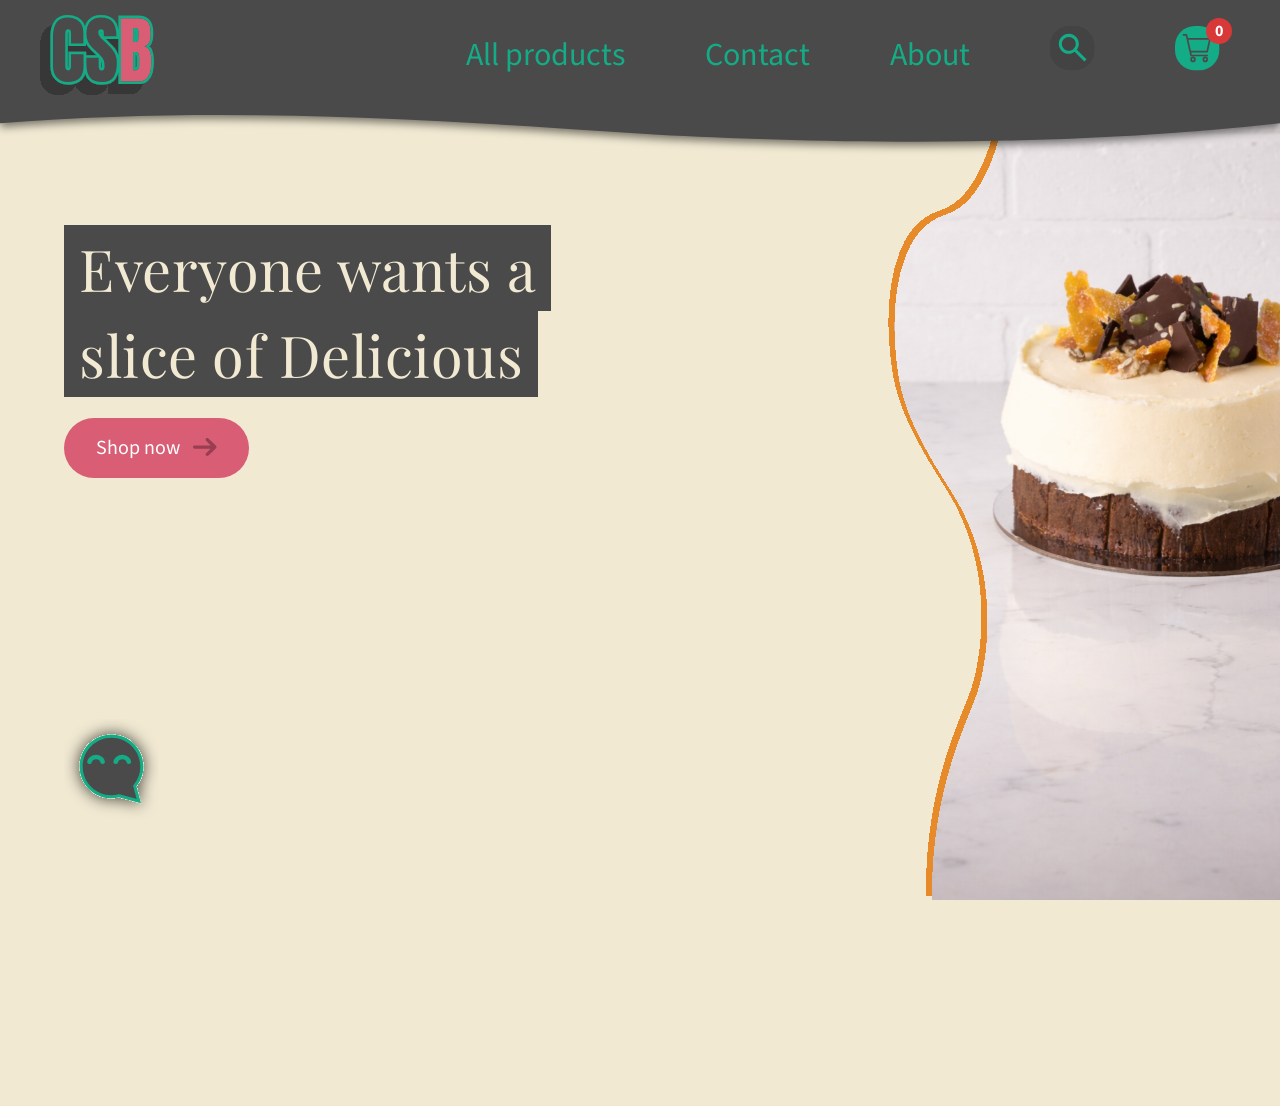
<file: index.html>
<!DOCTYPE html>
<html lang="en" class="home-page">

<head>
    <meta charset="UTF-8">
    <meta name="viewport" content="width=device-width, initial-scale=1.0">
    <link rel="preconnect" href="https://fonts.googleapis.com">
    <link rel="preconnect" href="https://fonts.gstatic.com" crossorigin>
    <link href="https://fonts.googleapis.com/css2?family=Playfair+Display:wght@300;400;700&family=Source+Sans+3:wght@40;600&display=swap" rel="stylesheet">
    <link rel="stylesheet" href="colours.css">
    <link rel="stylesheet" href="styles.css">
    <title> Bakers Melbourne | Wholesale Bakery | Gourmet Cakes Supplier - Cremorne Street Bakers </title>
</head>

<body class="home-page">
    <div id="cartNotification" class="cart-notification-banner">
        <div class="notification-content">
            <img src="assets/icons/success-add-tick.svg" alt="Successfully added item/s to cart" class="notification-icon">
            <span id="notificationText">Item added to Cart!</span>
        </div>
    </div>
    <nav>
        <div class="nav-content">
            <a href="home.html"><img src="assets/images/CSB.svg" alt="Cremorne Street Bakers" class="nav-logo"></a>
            <div class="nav-items">
                <div class="nav-links">
                    <ul>
                        <li><a href="all_products.html">All products</a></li>
                        <li><a href="contact.html">Contact</a></li>
                        <li><a href="about.html">About</a></li>
                    </ul>
                </div>
                <a href="search.html" class="nav-icon" aria-label="Search"><img src="assets/icons/search-nav-icon.svg" alt=""></a>
                <a href="cart.html" class="nav-icon" aria-label="Shopping cart">
                    <img src="assets/icons/cart-nav-icon.svg" alt="">
                    <span class="cart-badge" data-cart-badge>0</span>
                </a>
            </div>
        </div>
    </nav>
    
    <main class="home-main">
        <section class="hero-container">
            <div class="hero-text-content">
                <h1>Everyone wants a slice of Delicious</h1>
                <a href="search.html" class="btn-shop-now">Shop now <img src="assets/icons/shop-now-arrow.svg" alt=""></a>
            </div>
            <div class="hero-wave-wrapper">
                <img src="assets/images/home-hero.svg" alt="" class="hero-wave-img">
            </div>
        </section>
    </main>

    <button class="cremie-container" id="cremieWidget">
        <img src="assets/icons/just-cremie.svg" alt="Cremie Assistant">
    </button>

    <footer class="home-footer">
        <div class="footer-content">
            <p>© 2026 Cremorne Street Bakers. All rights reserved.</p>
            <div class="footer-links">
                <a href="about.html">Our Story</a>
                <a href="contact.html">Contact Us</a>
            </div>
        </div>
    </footer>

    <script src="script.js"></script>
</body>
</html>
</file>
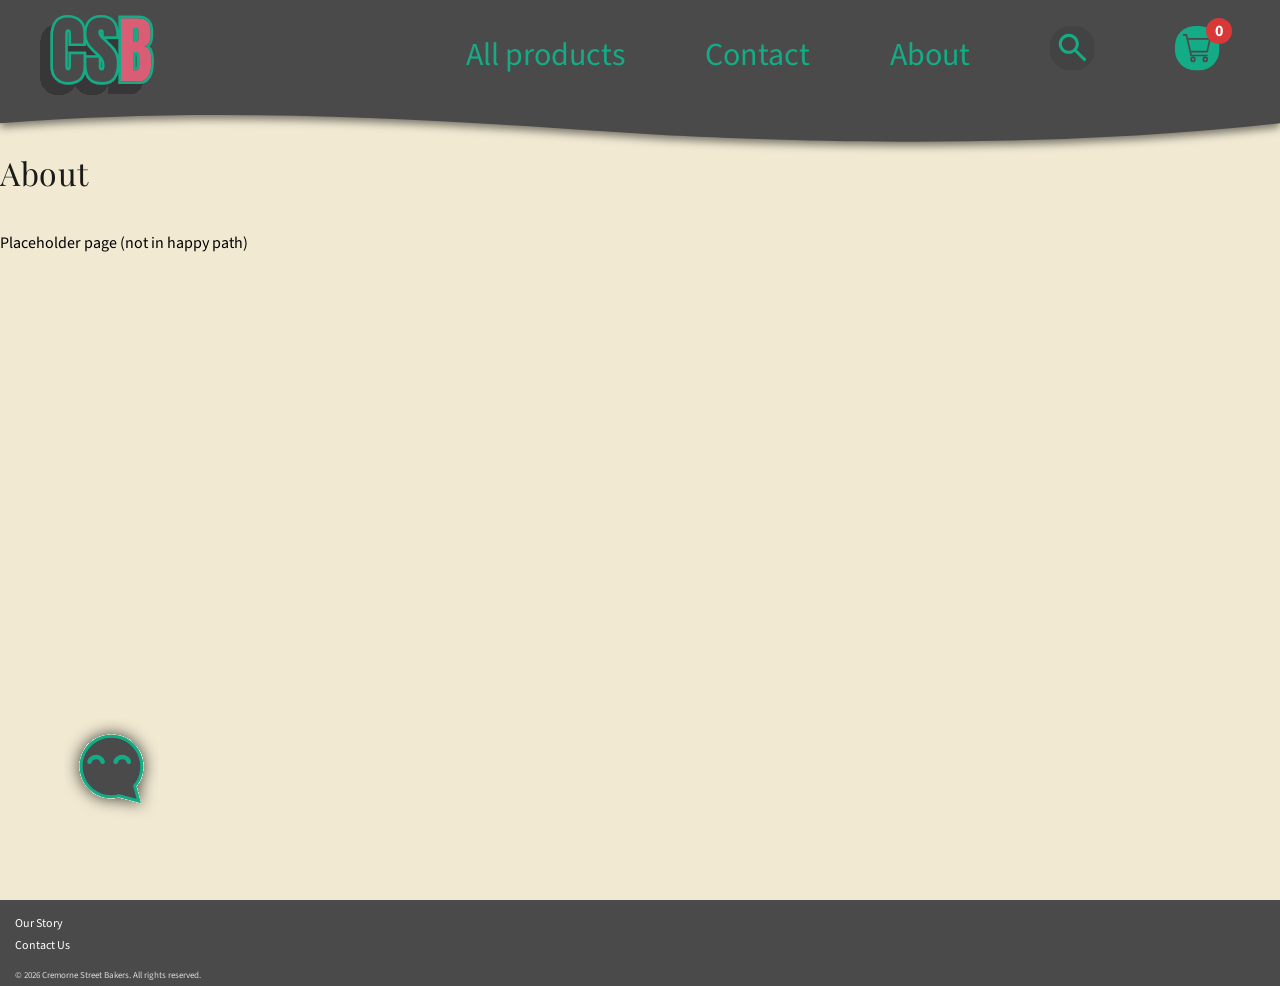
<file: about.html>
<!DOCTYPE html>
<html lang="en">

<head>
    <meta charset="UTF-8">
    <meta name="viewport" content="width=device-width, initial-scale=1.0">
    <link rel="preconnect" href="https://fonts.googleapis.com">
    <link rel="preconnect" href="https://fonts.gstatic.com" crossorigin>
    <link href="https://fonts.googleapis.com/css2?family=Playfair+Display:wght@300;400;700&family=Source+Sans+3:wght@40;600&display=swap" rel="stylesheet">
    <link rel="stylesheet" href="colours.css">
    <link rel="stylesheet" href="styles.css">
    <title>About | Cremorne Street Bakers</title>
</head>

<body>
    <div id="cartNotification" class="cart-notification-banner">
        <div class="notification-content">
            <img src="assets/icons/success-add-tick.svg" alt="Successfully added item/s to cart" class="notification-icon">
            <span id="notificationText">Item added to Cart!</span>
        </div>
    </div>
    
    <nav>
        <div class="nav-content">
            <a href="home.html"><img src="assets/images/CSB.svg" alt="Cremorne Street Bakers" class="nav-logo"></a>
            <div class="nav-items">
                <div class="nav-links">
                    <ul>
                        <li><a href="all_products.html">All products</a></li>
                        <li><a href="contact.html">Contact</a></li>
                        <li><a href="about.html">About</a></li>
                    </ul>
                </div>
                <a href="search.html" class="nav-icon" aria-label="Search"><img src="assets/icons/search-nav-icon.svg" alt=""></a>
                <a href="cart.html" class="nav-icon" aria-label="Shopping cart">
                    <img src="assets/icons/cart-nav-icon.svg" alt="">
                    <span class="cart-badge" data-cart-badge>0</span>
                </a>
            </div>
        </div>
    </nav>

    <main class="placeholder-main">
        <h1>About</h1>
        <p>Placeholder page (not in happy path)</p>
    </main>

    <button class="cremie-container" id="cremieWidget">
        <img src="assets/icons/just-cremie.svg" alt="Cremie Assistant">
    </button>

    <footer class="home-footer">
        <div class="footer-content">
            <p>© 2026 Cremorne Street Bakers. All rights reserved.</p>
            <div class="footer-links">
                <a href="about.html">Our Story</a>
                <a href="contact.html">Contact Us</a>
            </div>
        </div>
    </footer>
        
    <script src="script.js"></script>
</body>
</html>
</file>
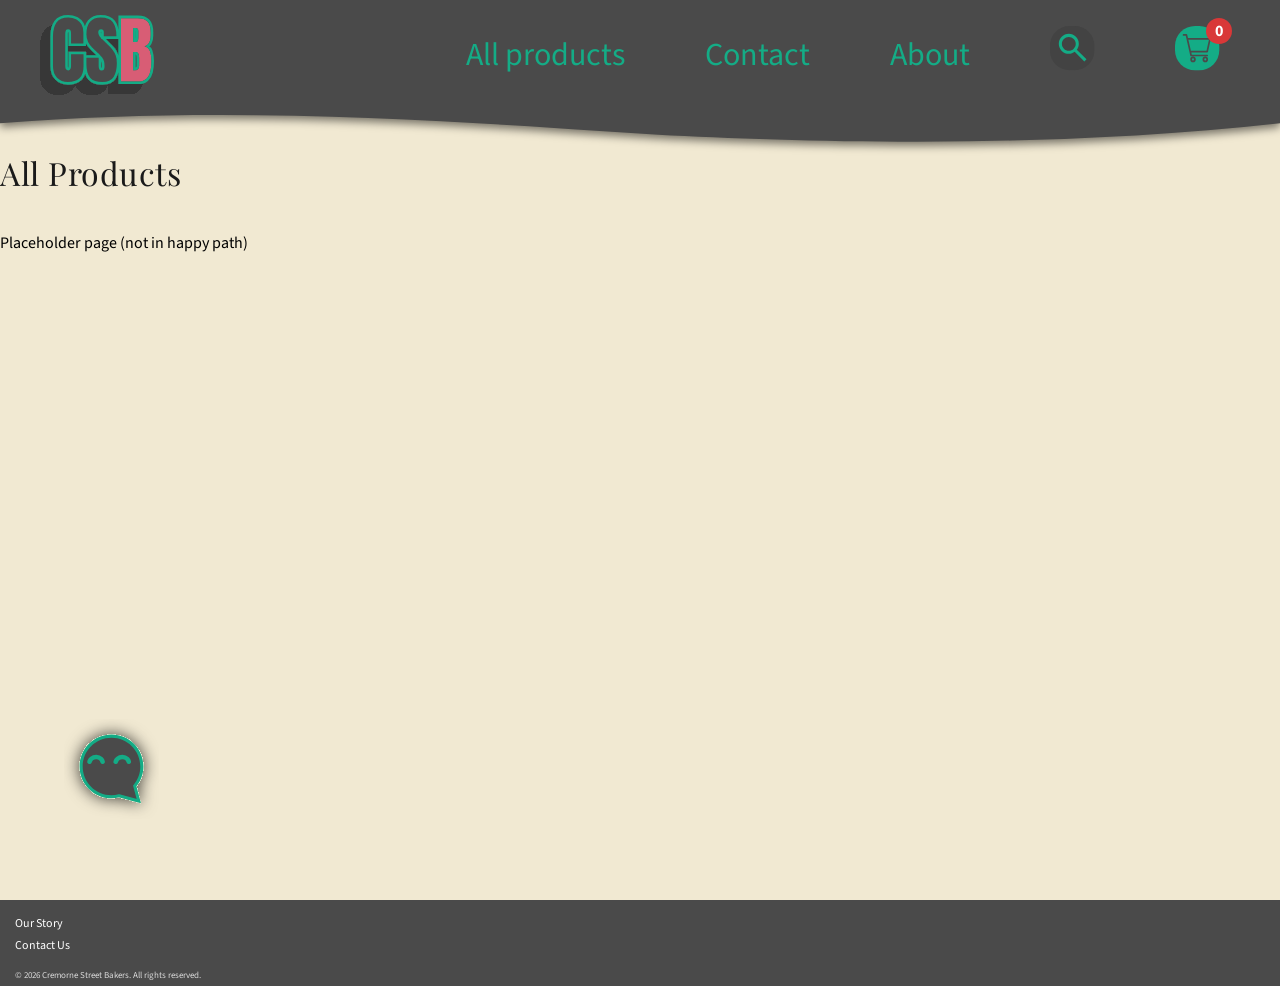
<file: all_products.html>
<!DOCTYPE html>
<html lang="en">

<head>
    <meta charset="UTF-8">
    <meta name="viewport" content="width=device-width, initial-scale=1.0">
    <link rel="preconnect" href="https://fonts.googleapis.com">
    <link rel="preconnect" href="https://fonts.gstatic.com" crossorigin>
    <link href="https://fonts.googleapis.com/css2?family=Playfair+Display:wght@300;400;700&family=Source+Sans+3:wght@40;600&display=swap" rel="stylesheet">
    <link rel="stylesheet" href="colours.css">
    <link rel="stylesheet" href="styles.css">
    <title>All Products | Cremorne Street Bakers</title>
</head>

<body>
    <div id="cartNotification" class="cart-notification-banner">
        <div class="notification-content">
            <img src="assets/icons/success-add-tick.svg" alt="Successfully added item/s to cart" class="notification-icon">
            <span id="notificationText">Item added to Cart!</span>
        </div>
    </div>
    
    <nav>
        <div class="nav-content">
            <a href="home.html"><img src="assets/images/CSB.svg" alt="Cremorne Street Bakers" class="nav-logo"></a>
            <div class="nav-items">
                <div class="nav-links">
                    <ul>
                        <li><a href="all_products.html">All products</a></li>
                        <li><a href="contact.html">Contact</a></li>
                        <li><a href="about.html">About</a></li>
                    </ul>
                </div>
                <a href="search.html" class="nav-icon" aria-label="Search"><img src="assets/icons/search-nav-icon.svg" alt=""></a>
                <a href="cart.html" class="nav-icon" aria-label="Shopping cart">
                    <img src="assets/icons/cart-nav-icon.svg" alt="">
                    <span class="cart-badge" data-cart-badge>0</span>
                </a>
            </div>
        </div>
    </nav>

    <main class="placeholder-main">
        <h1>All Products</h1>
        <p>Placeholder page (not in happy path)</p>
    </main>

    <button class="cremie-container" id="cremieWidget">
        <img src="assets/icons/just-cremie.svg" alt="Cremie Assistant">
    </button>

    <footer class="home-footer">
        <div class="footer-content">
            <p>© 2026 Cremorne Street Bakers. All rights reserved.</p>
            <div class="footer-links">
                <a href="about.html">Our Story</a>
                <a href="contact.html">Contact Us</a>
            </div>
        </div>
    </footer>
        
    <script src="script.js"></script>
</body>
</html>
</file>
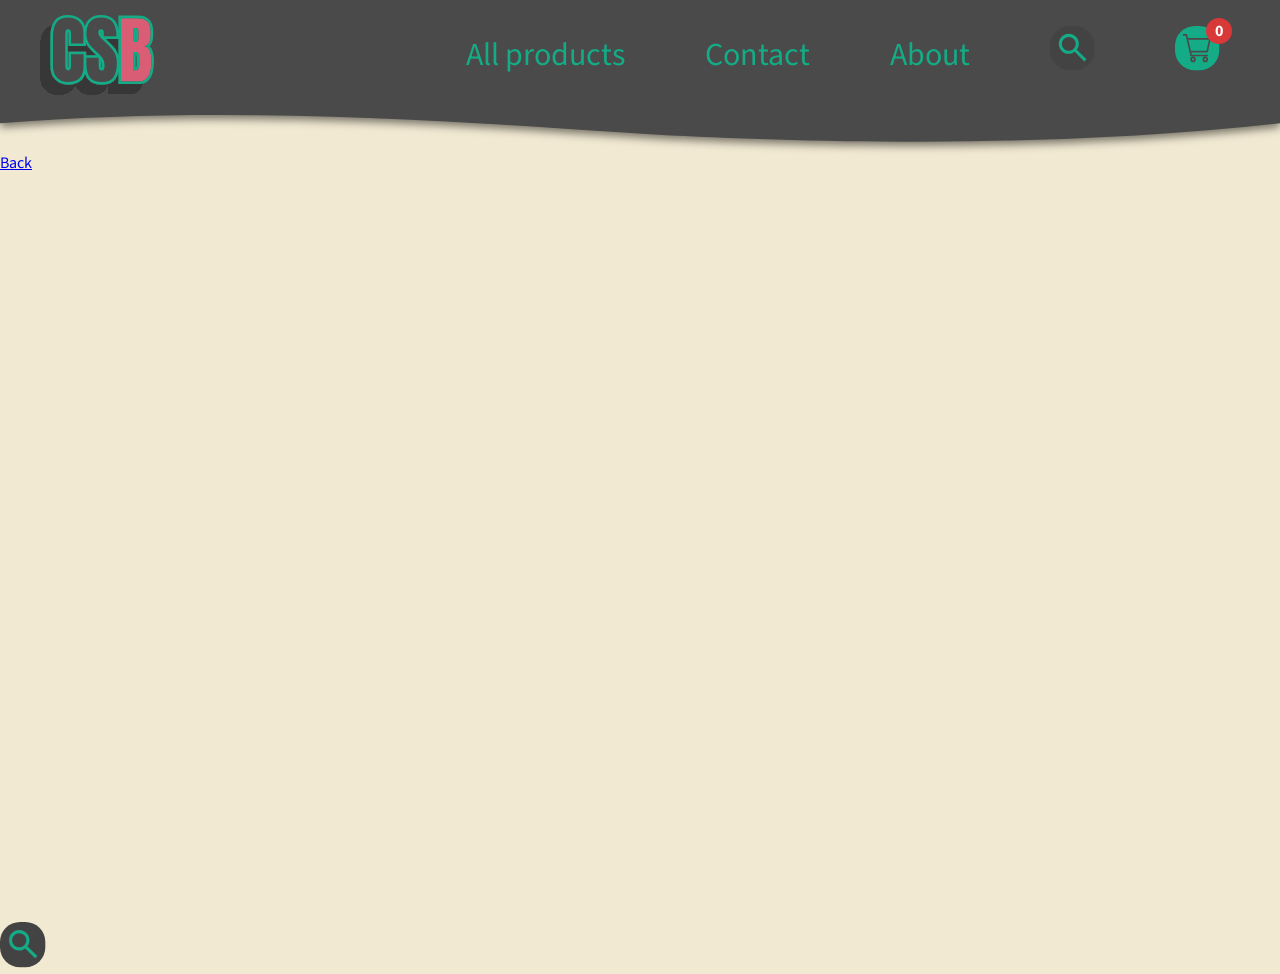
<file: berry_velvet.html>
<!DOCTYPE html>
<html lang="en">

<head>
    <meta charset="UTF-8">
    <meta name="viewport" content="width=device-width, initial-scale=1.0">
    <!-- fonts used in css -->
    <link rel="preconnect" href="https://fonts.googleapis.com">
    <link rel="preconnect" href="https://fonts.gstatic.com" crossorigin>
    <link href="https://fonts.googleapis.com/css2?family=Playfair+Display:wght@300;400;700&family=Source+Sans+3:wght@40;600&display=swap" rel="stylesheet">
    <link rel="stylesheet" href="colours.css">
    <link rel="stylesheet" href="styles.css">
    <title>Product | Cremorne Street Bakers</title>
</head>

<body>
    <nav>
        <div class="nav-content">
            <!-- logo is different alignment from other nav items, so separated -->
            <a href="home.html"><img src="assets/images/CSB.svg" alt="Cremorne Street Bakers" class="nav-logo"></a>
            <div class="nav-items">
                <div class="nav-links">
                    <ul>
                        <li><a href="all_products.html">All products</a></li>
                        <li><a href="contact.html">Contact</a></li>
                        <li><a href="about.html">About</a></li>
                    </ul>
                </div>
                <!-- search icon first -->
                <a href="search.html" class="nav-icon" aria-label="Search"><img src="assets/icons/search-nav-icon.svg" alt=""></a>
                <!-- cart icon on the very right -->
                <a href="cart.html" class="nav-icon" aria-label="Shopping cart">
                    <img src="assets/icons/cart-nav-icon.svg" alt="">
                    <span class="cart-badge" data-cart-badge>0</span>
                </a>
            </div>
        </div>
    </nav>

    <div class="announcement-bar">Shipping available up to 20 kms from our Cremorne bakery.</div>

    <main class="product-page">
        <div class="back-row">
            <a href="search.html">Back</a>
        </div>
        <div id="productPageRoot"></div>
    </main>

    <a href="home.html#cremie" class="cremie-fab" aria-label="Ask Cremie">
        <img src="assets/icons/search-nav-icon.svg" alt="">
    </a>

    <script src="script.js"></script>
</body>

</html>
</file>
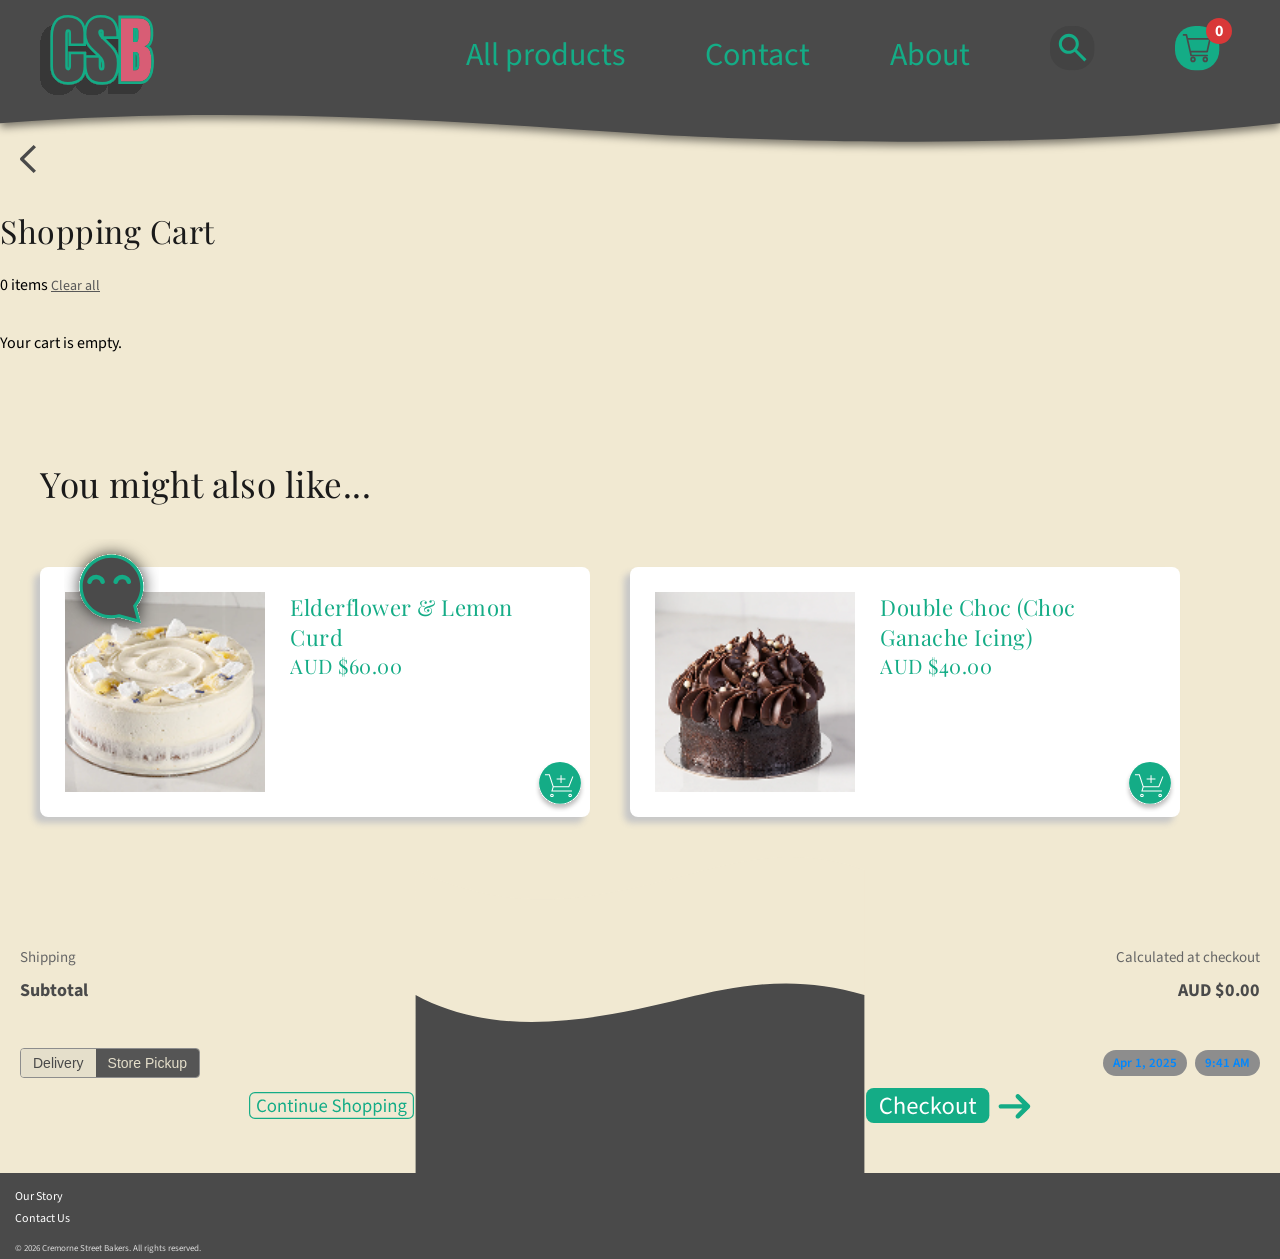
<file: cart.html>
<!DOCTYPE html>
<html lang="en">

<head>
    <meta charset="UTF-8">
    <meta name="viewport" content="width=device-width, initial-scale=1.0">
    <link rel="preconnect" href="https://fonts.googleapis.com">
    <link rel="preconnect" href="https://fonts.gstatic.com" crossorigin>
    <link href="https://fonts.googleapis.com/css2?family=Playfair+Display:wght@300;400;700&family=Source+Sans+3:wght@40;600&display=swap" rel="stylesheet">
    <link rel="stylesheet" href="colours.css">
    <link rel="stylesheet" href="styles.css">
    <title>Cart | Cremorne Street Bakers</title>
</head>

<body class="cart-page">
    <nav>
        <div class="nav-content">
            <a href="home.html"><img src="assets/images/CSB.svg" alt="Cremorne Street Bakers" class="nav-logo"></a>
            <div class="nav-items">
                <div class="nav-links">
                    <ul>
                        <li><a href="all_products.html">All products</a></li>
                        <li><a href="contact.html">Contact</a></li>
                        <li><a href="about.html">About</a></li>
                    </ul>
                </div>
                <a href="search.html" class="nav-icon" aria-label="Search"><img src="assets/icons/search-nav-icon.svg" alt=""></a>
                <a href="cart.html" class="nav-icon" aria-label="Shopping cart">
                    <img src="assets/icons/cart-nav-icon.svg" alt="">
                    <span class="cart-badge" data-cart-badge>0</span>
                </a>
            </div>
        </div>
    </nav>

    <main class="cart-page">
        <a href="search.html" class="back-link"><img src="assets/icons/back-button.svg" alt="Go back"></a>

        <div class="cart-container">
            <h1 class="font-serif cart-main-title">Shopping Cart</h1>
            
            <div class="cart-header-status">
                <span id="cartCountHeader">0 item(s)</span>
                <button type="button" id="clearCartButton" class="btn-edit-clear">Clear all</button>
            </div>

            <p id="cartEmpty" class="product-page-desc" style="padding: 20px 0;">Your cart is empty.</p>

            <div id="cartItemsList" class="cart-items-container"></div>
        </div>

        <section class="product-preview">
            <h2>You might also like...</h2>
            <div class="product-grid" id="checkoutRecommendations">
                </div>
        </section>

        <div class="cart-footer-wave u-hidden" id="cartSummary">
            <div class="footer-wave-content">
                <div class="summary-line">
                    <span>Shipping</span>
                    <span class="text-right">Calculated at checkout</span>
                </div>
                <hr class="summary-divider">
                <div class="summary-line subtotal-row">
                    <strong>Subtotal</strong>
                    <strong id="cartSubtotal" class="text-right">AUD $0.00</strong>
                </div>
            </div>

            <div class="fulfillment-panel">
                <div class="fulfillment-row">
                    <div class="toggle-group">
                        <button type="button" class="toggle-btn" id="btnDelivery">Delivery</button>
                        <button type="button" class="toggle-btn active" id="btnStorePickup">Store Pickup</button>
                    </div>
                    
                    <div class="datetime-pills">
                        <span class="datetime-pill">Apr 1, 2025</span>
                        <span class="datetime-pill">9:41 AM</span>
                    </div>
                </div>

                <div class="cart-nav-actions">
                    <a href="search.html" class="btn-continue-shopping">
                        <img src="assets/icons/cont-shopping-button.svg" alt="Continue Shopping">
                    </a>
                    <a href="checkout.html" class="btn-checkout-forward">
                        <img src="assets/icons/checkout-button.svg" alt="Checkout">
                    </a>
                </div>
            </div>
        </div>
    </main>

    <button class="cremie-container" id="cremieWidget">
        <img src="assets/icons/just-cremie.svg" alt="Cremie Assistant">
    </button>

    <footer class="home-footer">
        <div class="footer-content">
            <p>© 2026 Cremorne Street Bakers. All rights reserved.</p>
            <div class="footer-links">
                <a href="about.html">Our Story</a>
                <a href="contact.html">Contact Us</a>
            </div>
        </div>
    </footer>

    <script src="script.js"></script>
</body>

</html>
</file>
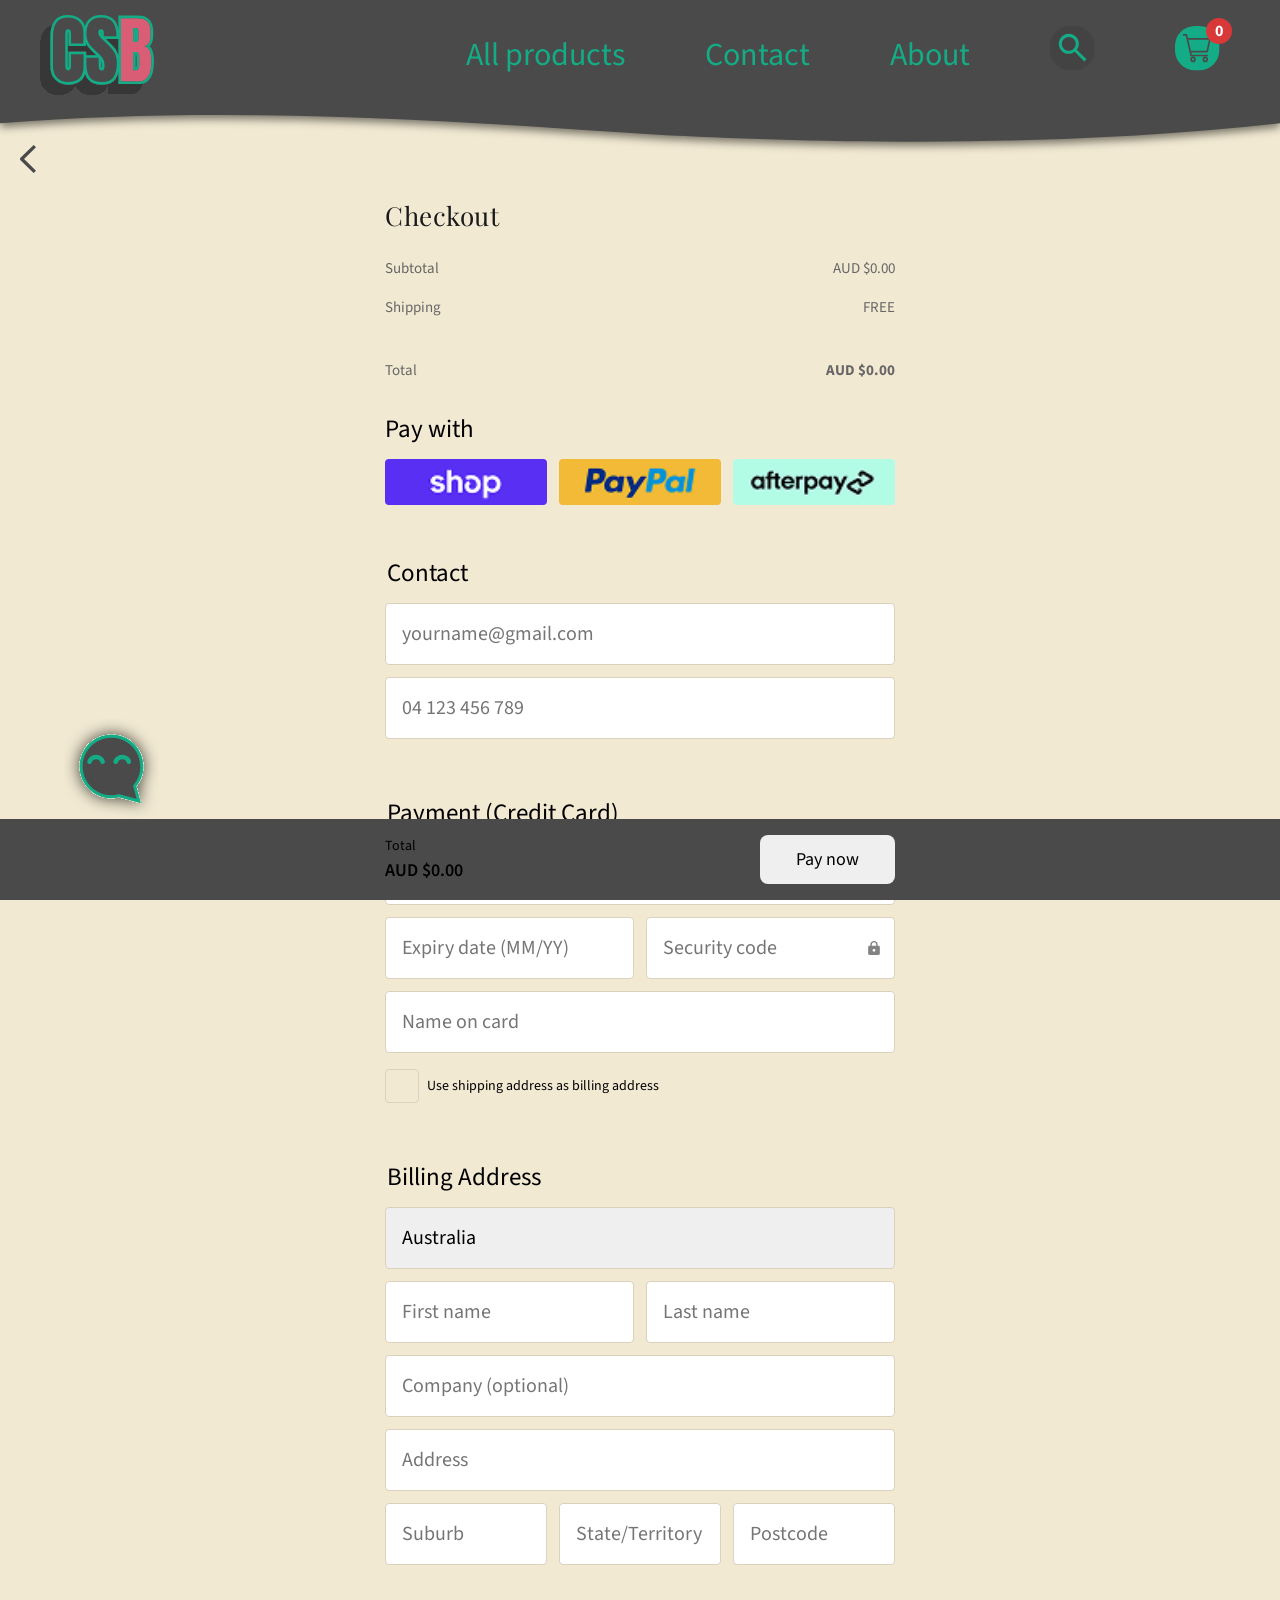
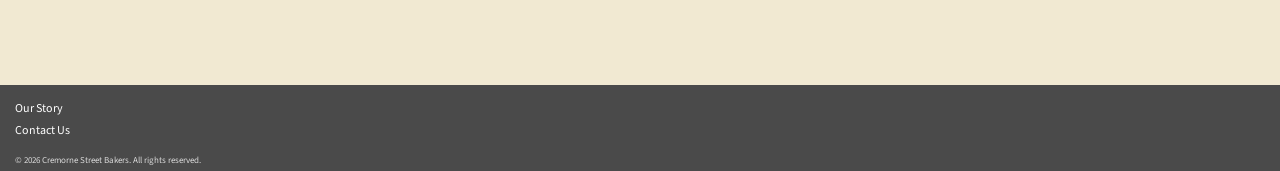
<file: checkout.html>
<!DOCTYPE html>
<html lang="en">
<head>
    <meta charset="UTF-8">
    <meta name="viewport" content="width=device-width, initial-scale=1.0">
    <link rel="preconnect" href="https://fonts.googleapis.com">
    <link rel="preconnect" href="https://fonts.gstatic.com" crossorigin>
    <link href="https://fonts.googleapis.com/css2?family=Playfair+Display:wght@300;400;700&family=Source+Sans+3:wght@400;600&display=swap" rel="stylesheet">
    <link rel="stylesheet" href="colours.css">
    <link rel="stylesheet" href="styles.css">
    <title>Checkout | Cremorne Street Bakers</title>
</head>
<body>
    <nav>
        <div class="nav-content">
            <a href="home.html"><img src="assets/images/CSB.svg" alt="Cremorne Street Bakers" class="nav-logo"></a>
            <div class="nav-items">
                <div class="nav-links">
                    <ul>
                        <li><a href="all_products.html">All products</a></li>
                        <li><a href="contact.html">Contact</a></li>
                        <li><a href="about.html">About</a></li>
                    </ul>
                </div>
                <a href="search.html" class="nav-icon" aria-label="Search"><img src="assets/icons/search-nav-icon.svg" alt=""></a>
                <a href="cart.html" class="nav-icon" aria-label="Shopping cart">
                    <img src="assets/icons/cart-nav-icon.svg" alt="">
                    <span class="cart-badge" data-cart-badge>0</span>
                </a>
            </div>
        </div>
    </nav>


    <main class="checkout-page">
        <a href="cart.html" class="back-link"><img src="assets/icons/back-button.svg" alt="Go back"></a>

        <div class="checkout-container">
            <h1 class="checkout-main-title">Checkout</h1>
            
            <section class="checkout-summary-section">
                <div class="summary-line">
                    <span>Subtotal</span>
                    <span id="checkoutSubtotal">AUD $0.00</span>
                </div>
                <div class="summary-line">
                    <span>Shipping</span>
                    <span>FREE</span>
                </div>
                <hr class="checkout-divider">
                <div class="summary-line total-row">
                    <span>Total</span>
                    <strong id="checkoutTotal">AUD $0.00</strong>
                </div>
            </section>

            <section class="express-pay-section">
                <label class="section-label">Pay with</label>
                <div class="express-buttons-grid">
                    <button type="button" class="btn-express btn-shop-pay">
                        <img src="assets/images/shop-pay-logo.png" alt="Shop Pay">
                    </button>
                    <button type="button" class="btn-express btn-paypal">
                        <img src="assets/images/paypal-logo.png" alt="PayPal">
                    </button>
                    <button type="button" class="btn-express btn-afterpay">
                        <img src="assets/images/afterpay-logo.png" alt="Afterpay">
                    </button>
                </div>
            </section>
            
            <hr class="checkout-divider-thick">

            <form class="checkout-form" id="checkoutForm">
                
                <fieldset class="form-section">
                    <legend class="section-label">Contact</legend>
                    <div class="form-group">
                        <input type="email" id="checkoutEmail" required placeholder="yourname@gmail.com">
                    </div>
                    <div class="form-group">
                        <input type="tel" id="checkoutPhone" required pattern="[0-9 ]{8,15}" placeholder="04 123 456 789">
                    </div>
                </fieldset>

                <hr class="checkout-divider">

                <fieldset class="form-section">
                    <legend class="section-label">Payment (Credit Card)</legend>
                    <div class="form-group input-icon-wrap">
                        <input type="text" id="cardNumber" placeholder="4321 0000 1234 5678" maxlength="19">
                        <img src="assets/icons/lock.svg" class="input-lock-icon" alt="">
                    </div>
                    <div class="form-row-split">
                        <div class="form-group">
                            <input type="text" id="cardExpiry" required pattern="(0[1-9]|1[0-2])\/[0-9]{2}" placeholder="Expiry date (MM/YY)">
                        </div>
                        <div class="form-group input-icon-wrap">
                            <input type="text" id="cardCvc" required minlength="3" maxlength="4" pattern="[0-9]{3,4}" placeholder="Security code">
                            <img src="assets/icons/lock.svg" class="input-lock-icon" alt="lock icon">
                        </div>
                    </div>
                    <div class="form-group">
                        <input type="text" id="cardName" required placeholder="Name on card">
                    </div>
                    <div class="form-checkbox-group">
                        <input type="checkbox" id="useShippingAsBilling" checked>
                        <label for="useShippingAsBilling">Use shipping address as billing address</label>
                    </div>
                </fieldset>

                <hr class="checkout-divider">

                <fieldset class="form-section" id="billingAddressSection">
                    <legend class="section-label">Billing Address</legend>
                    <div class="form-group">
                        <select id="billingCountry" name="country">
                            <option value="AU">Australia</option>
                            <option value="NZ">New Zealand</option>
                            <option value="US">United States</option>
                        </select>
                    </div>
                    <div class="form-row-split">
                        <div class="form-group">
                            <input type="text" id="billingFirstName" placeholder="First name">
                        </div>
                        <div class="form-group">
                            <input type="text" id="billingLastName" placeholder="Last name">
                        </div>
                    </div>
                    <div class="form-group">
                        <input type="text" id="billingCompany" placeholder="Company (optional)">
                    </div>
                    <div class="form-group">
                        <input type="text" id="billingAddress" placeholder="Address">
                    </div>
                    <div class="form-row-three-split">
                        <div class="form-group">
                            <input type="text" id="billingSuburb" placeholder="Suburb">
                        </div>
                        <div class="form-group">
                            <input type="text" id="billingState" placeholder="State/Territory">
                        </div>
                        <div class="form-group">
                            <input type="text" id="billingPostcode" placeholder="Postcode">
                        </div>
                    </div>
                </fieldset>

                <div class="checkout-sticky-footer">
                    <div class="sticky-footer-content">
                        <div class="sticky-total-block">
                            <span class="sticky-total-label">Total</span>
                            <span class="sticky-total-price" id="checkoutStickyTotal">AUD $0.00</span>
                        </div>
                        <button type="submit" class="btn-pay-now">Pay now</button>
                    </div>
                </div>
            </form>    
        </div> 
    </main>

    <button class="cremie-container" id="cremieWidget">
        <img src="assets/icons/just-cremie.svg" alt="Cremie Assistant">
    </button>

    <footer class="home-footer">
        <div class="footer-content">
            <p>© 2026 Cremorne Street Bakers. All rights reserved.</p>
            <div class="footer-links">
                <a href="about.html">Our Story</a>
                <a href="contact.html">Contact Us</a>
            </div>
        </div>
    </footer>

    <script src="script.js"></script>
</body>
</html>
</file>
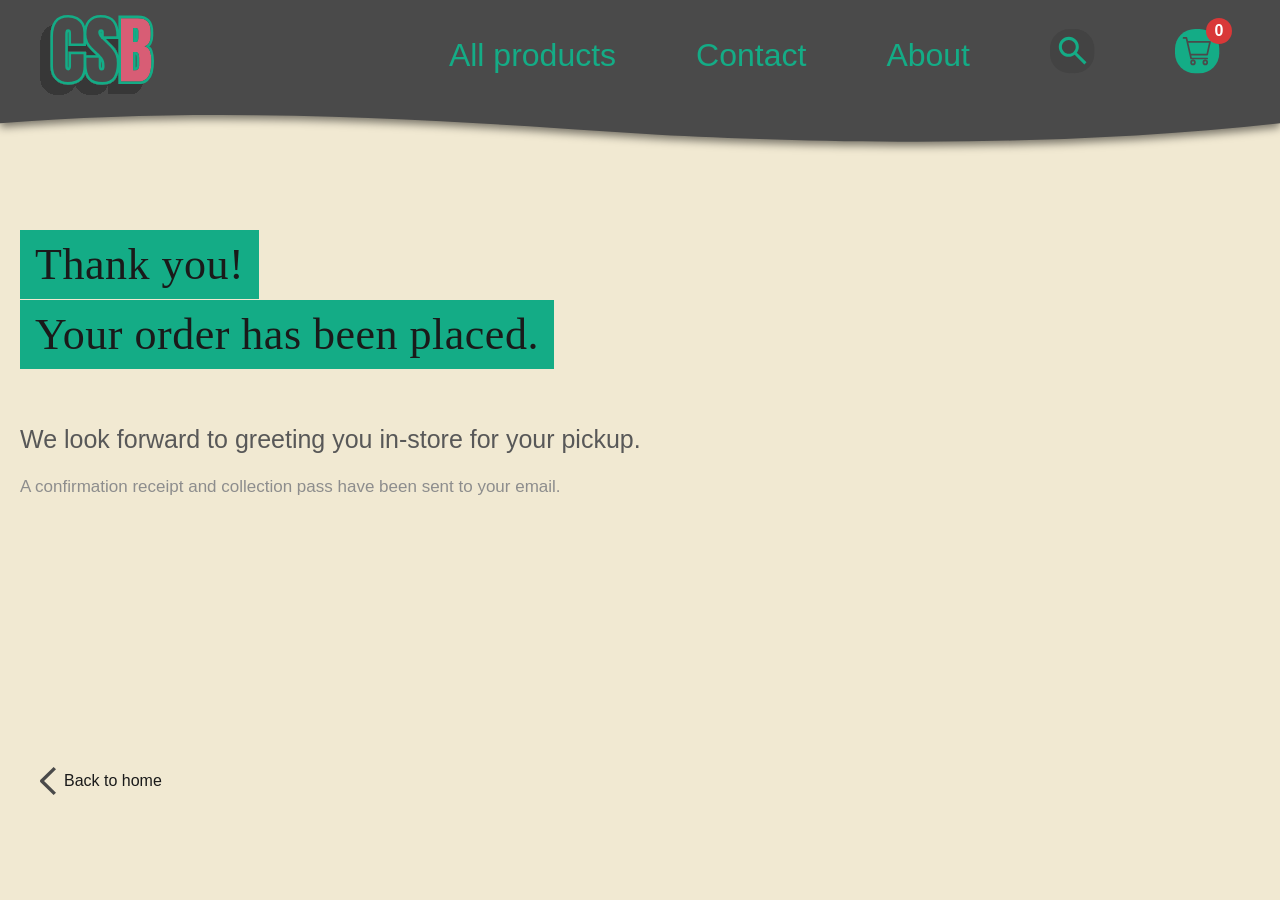
<file: confirm.html>
<!DOCTYPE html>
<html lang="en">
<head>
    <meta charset="UTF-8">
    <meta name="viewport" content="width=device-width, initial-scale=1.0">
    <link rel="stylesheet" href="colours.css">
    <link rel="stylesheet" href="styles.css">
    <title>Order Confirmed | Cremorne Street Bakers</title>
</head>
<body class="confirmation-body">
    <nav>
        <div class="nav-content">
            <a href="home.html"><img src="assets/images/CSB.svg" alt="Cremorne Street Bakers" class="nav-logo"></a>
            <div class="nav-items">
                <div class="nav-links">
                    <ul>
                        <li><a href="all_products.html">All products</a></li>
                        <li><a href="contact.html">Contact</a></li>
                        <li><a href="about.html">About</a></li>
                    </ul>
                </div>
                <a href="search.html" class="nav-icon" aria-label="Search"><img src="assets/icons/search-nav-icon.svg" alt=""></a>
                <a href="cart.html" class="nav-icon" aria-label="Shopping cart">
                    <img src="assets/icons/cart-nav-icon.svg" alt="">
                    <span class="cart-badge" data-cart-badge>0</span>
                </a>
            </div>
        </div>
    </nav>

    <main class="confirmation-main">
        <section class="confirmation-content">
            <h1 class="confirmation-title">Thank you!<br>Your order has been placed.</h1>
            <p class="confirmation-message">We look forward to greeting you in-store for your pickup.</p>
            <p class="confirmation-submessage">A confirmation receipt and collection pass have been sent to your email.</p>
        </section>

        <a href="home.html" class="back-link">
            <img src="assets/icons/back-button.svg" alt="Back arrow icon">
            <span>Back to home</span>
        </a>
    </main>
</body>
</html>
</file>
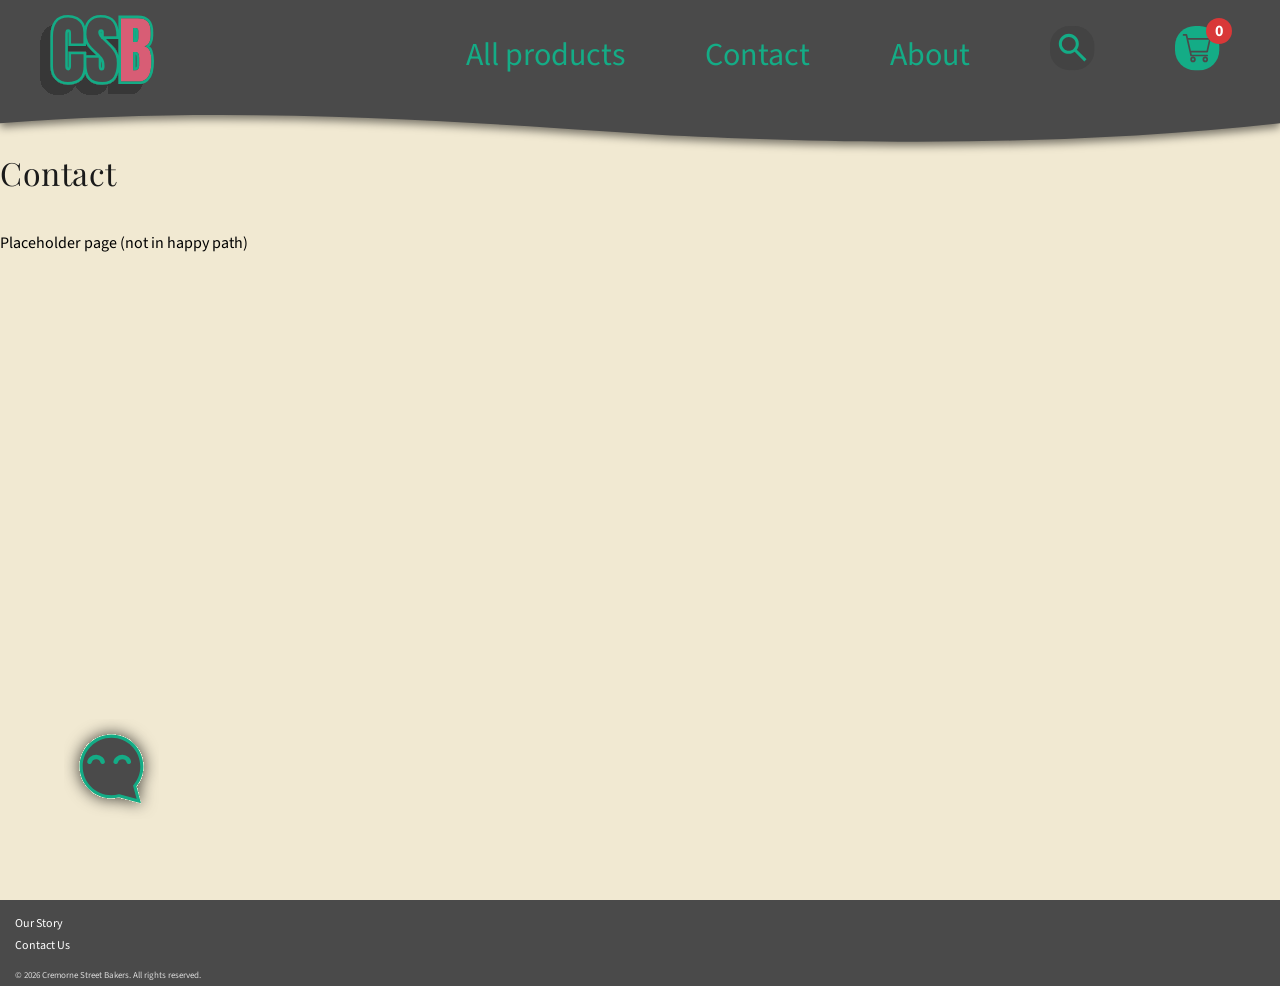
<file: contact.html>
<!DOCTYPE html>
<html lang="en">

<head>
    <meta charset="UTF-8">
    <meta name="viewport" content="width=device-width, initial-scale=1.0">
    <link rel="preconnect" href="https://fonts.googleapis.com">
    <link rel="preconnect" href="https://fonts.gstatic.com" crossorigin>
    <link href="https://fonts.googleapis.com/css2?family=Playfair+Display:wght@300;400;700&family=Source+Sans+3:wght@40;600&display=swap" rel="stylesheet">
    <link rel="stylesheet" href="colours.css">
    <link rel="stylesheet" href="styles.css">
    <title>Contact | Cremorne Street Bakers</title>
</head>

<body>
    <div id="cartNotification" class="cart-notification-banner">
        <div class="notification-content">
            <img src="assets/icons/success-add-tick.svg" alt="Successfully added item/s to cart" class="notification-icon">
            <span id="notificationText">Item added to Cart!</span>
        </div>
    </div>
    
    <nav>
        <div class="nav-content">
            <a href="home.html"><img src="assets/images/CSB.svg" alt="Cremorne Street Bakers" class="nav-logo"></a>
            <div class="nav-items">
                <div class="nav-links">
                    <ul>
                        <li><a href="all_products.html">All products</a></li>
                        <li><a href="contact.html">Contact</a></li>
                        <li><a href="about.html">About</a></li>
                    </ul>
                </div>
                <a href="search.html" class="nav-icon" aria-label="Search"><img src="assets/icons/search-nav-icon.svg" alt=""></a>
                <a href="cart.html" class="nav-icon" aria-label="Shopping cart">
                    <img src="assets/icons/cart-nav-icon.svg" alt="">
                    <span class="cart-badge" data-cart-badge>0</span>
                </a>
            </div>
        </div>
    </nav>

    <main class="placeholder-main">
        <h1>Contact</h1>
        <p>Placeholder page (not in happy path)</p>
    </main>

    <button class="cremie-container" id="cremieWidget">
        <img src="assets/icons/just-cremie.svg" alt="Cremie Assistant">
    </button>

    <footer class="home-footer">
        <div class="footer-content">
            <p>© 2026 Cremorne Street Bakers. All rights reserved.</p>
            <div class="footer-links">
                <a href="about.html">Our Story</a>
                <a href="contact.html">Contact Us</a>
            </div>
        </div>
    </footer>

    <script src="script.js"></script>
</body>

</html>
</file>
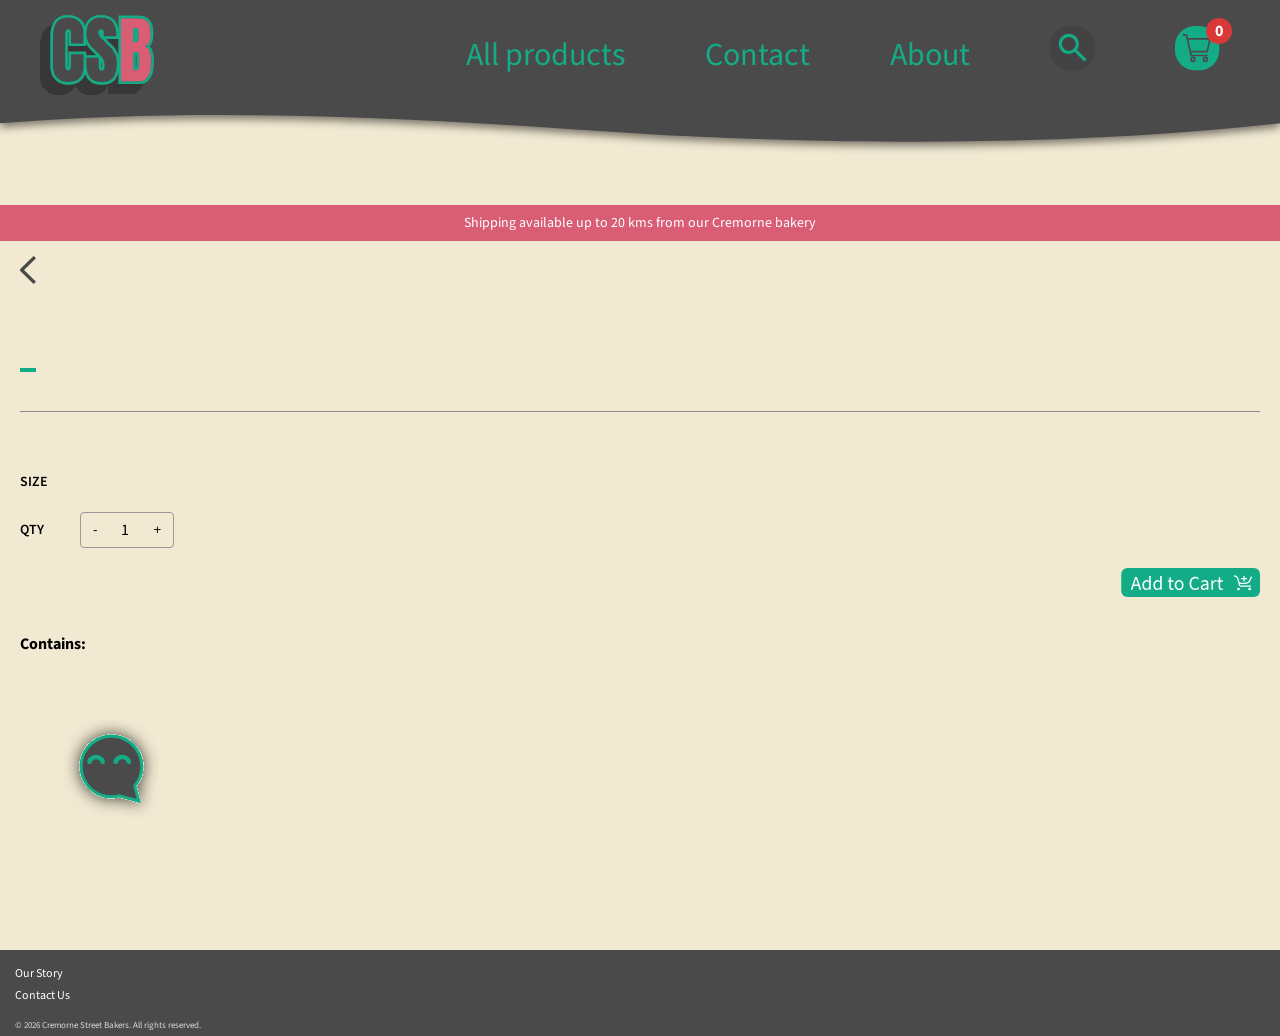
<file: product_detail.html>
<!DOCTYPE html>
<html lang="en">

<head>
    <meta charset="UTF-8">
    <meta name="viewport" content="width=device-width, initial-scale=1.0">
    <link rel="preconnect" href="https://fonts.googleapis.com">
    <link rel="preconnect" href="https://fonts.gstatic.com" crossorigin>
    <link href="https://fonts.googleapis.com/css2?family=Playfair+Display:wght@300;400;700&family=Source+Sans+3:wght@40;600&display=swap" rel="stylesheet">
    <link rel="stylesheet" href="colours.css">
    <link rel="stylesheet" href="styles.css">
    <title>Product | Cremorne Street Bakers</title>
</head>

<body>
    <div id="cartNotification" class="cart-notification-banner">
        <div class="notification-content">
            <img src="assets/icons/success-add-tick.svg" alt="Successfully added item/s to cart" class="notification-icon">
            <span id="notificationText">Item added to Cart!</span>
        </div>
    </div>

    <nav>
        <div class="nav-content">
            <a href="home.html"><img src="assets/images/CSB.svg" alt="Cremorne Street Bakers" class="nav-logo"></a>
            <div class="nav-items">
                <div class="nav-links">
                    <ul>
                        <li><a href="all_products.html">All products</a></li>
                        <li><a href="contact.html">Contact</a></li>
                        <li><a href="about.html">About</a></li>
                    </ul>
                </div>
                <a href="search.html" class="nav-icon" aria-label="Search"><img src="assets/icons/search-nav-icon.svg" alt=""></a>
                <a href="cart.html" class="nav-icon" aria-label="Shopping cart">
                    <img src="assets/icons/cart-nav-icon.svg" alt="">
                    <span class="cart-badge" data-cart-badge>0</span>
                </a>
            </div>
        </div>
    </nav>

    <main class="detail-main">
        <div class="shipping-banner">
            Shipping available up to 20 kms from our Cremorne bakery
        </div>
        <a href="search.html" class="back-link"><img src="assets/icons/back-button.svg" alt="Go back"></a>

        <section class="detail-images" id="detailImagesContainer"></section>

        <section class="detail-info">
            <div class="title-row">
                <h1 id="productName"></h1>
                <span id="productPrice"></span>
            </div>

            <p id="productDescription"></p>

            <div class="selector-row">
                <label>SIZE</label>
                <div class="size-options" id="sizeOptions">
                    </div>
                <span id="servingsNote" class="light-text"></span>
            </div>

            <div class="selector-row">
                <label>QTY</label>
                <div class="qty-stepper">
                    <button>-</button>
                    <span>1</span>
                    <button>+</button>
                </div>
            </div>

            <button id="fullAddButton"><img src="assets/icons/full-add-to-cart-button.svg" alt="Add to cart"></button>
            <hr>

            <div class="detail-footer">
                <p><strong>Contains:</strong> <span id="ingredientsList"></span></p>
            </div>
        </section>
    </main>

    <button class="cremie-container" id="cremieWidget">
        <img src="assets/icons/just-cremie.svg" alt="Cremie Assistant">
    </button>

    <footer class="home-footer">
        <div class="footer-content">
            <p>© 2026 Cremorne Street Bakers. All rights reserved.</p>
            <div class="footer-links">
                <a href="about.html">Our Story</a>
                <a href="contact.html">Contact Us</a>
            </div>
        </div>
    </footer>

    <script src="script.js"></script>
</body>
</html>
</file>
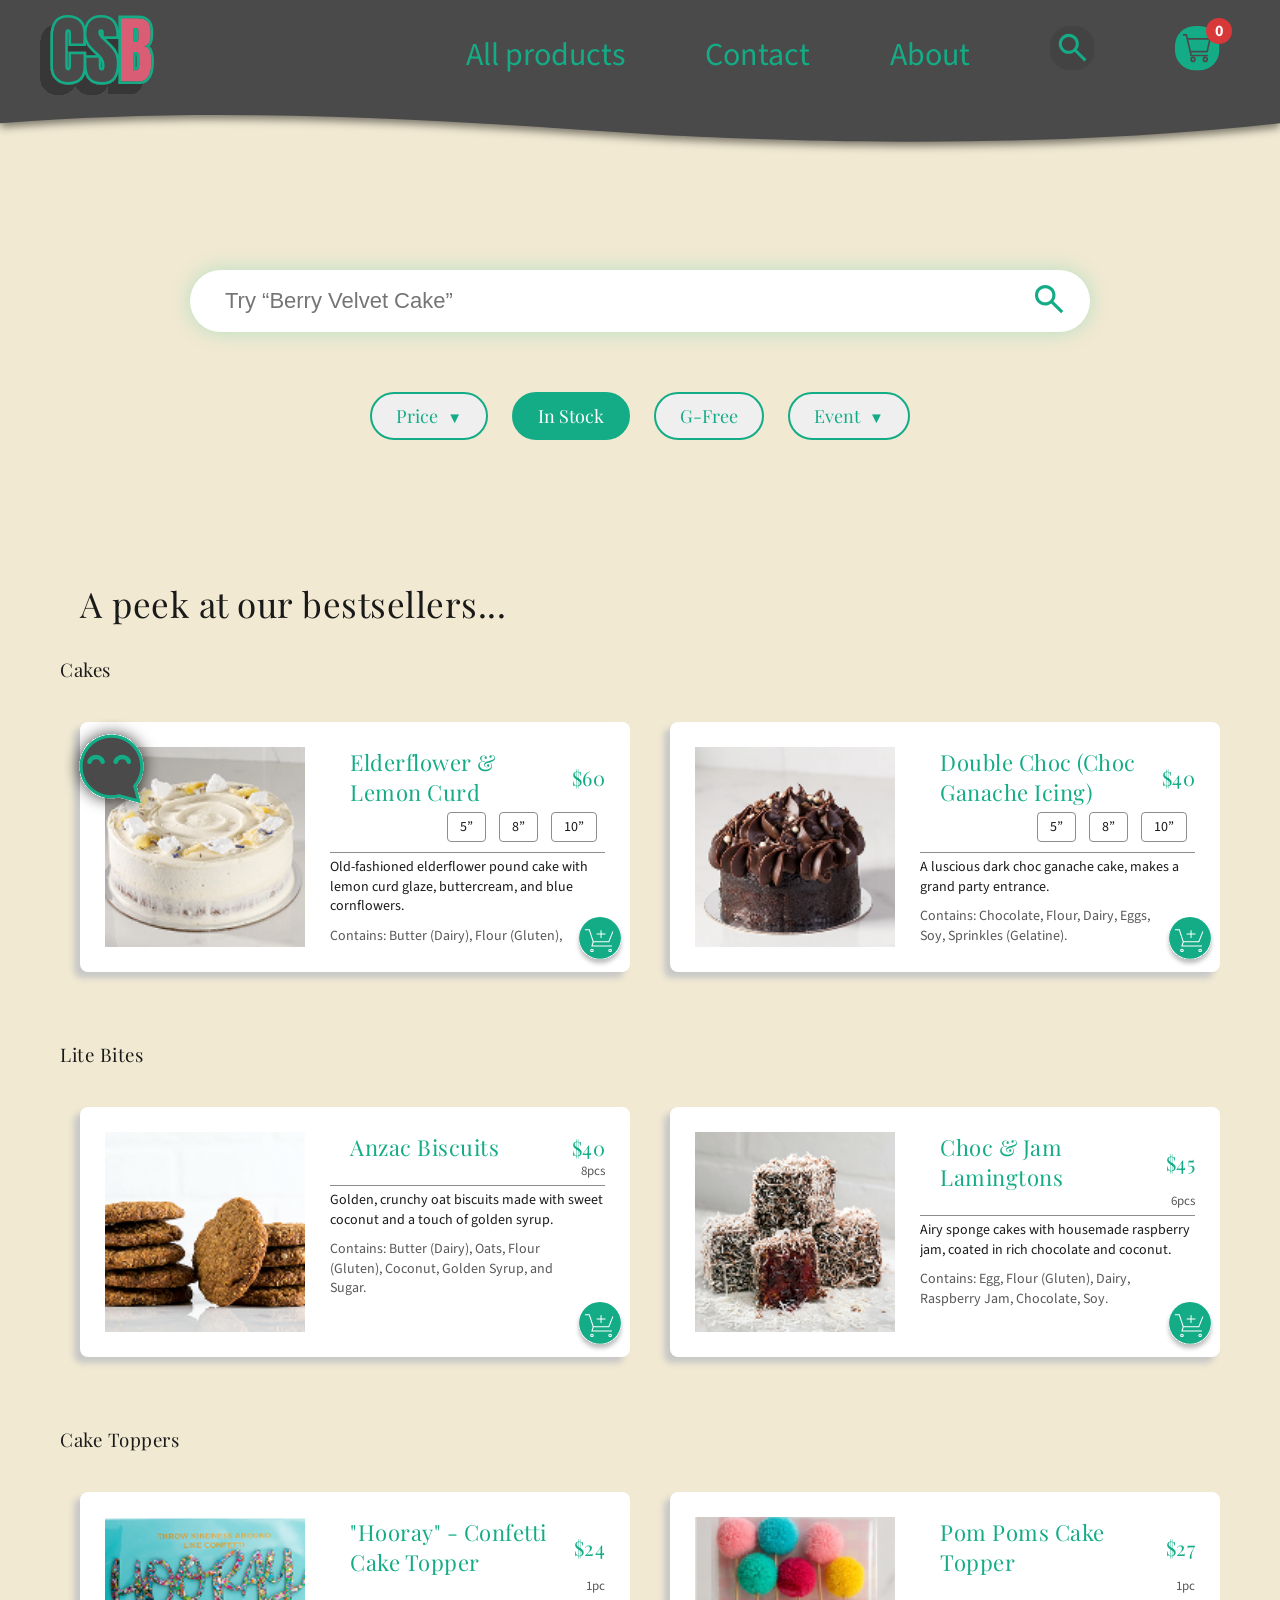
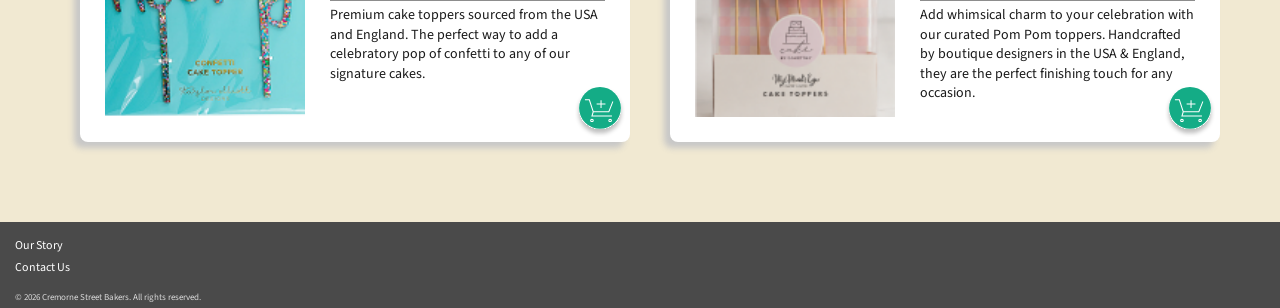
<file: search.html>
<!DOCTYPE html>
<html lang="en">

<head>
    <meta charset="UTF-8">
    <meta name="viewport" content="width=device-width, initial-scale=1.0">
    <link rel="preconnect" href="https://fonts.googleapis.com">
    <link rel="preconnect" href="https://fonts.gstatic.com" crossorigin>
    <link href="https://fonts.googleapis.com/css2?family=Playfair+Display:wght@300;400;700&family=Source+Sans+3:wght@40;600&display=swap" rel="stylesheet">
    <link rel="stylesheet" href="colours.css">
    <link rel="stylesheet" href="styles.css">
    <title>Search | Cremorne Street Bakers</title>
</head>

<body class="search-body">
    <div id="cartNotification" class="cart-notification-banner">
        <div class="notification-content">
            <img src="assets/icons/success-add-tick.svg" alt="Successfully added item/s to cart" class="notification-icon">
            <span id="notificationText">Item added to Cart!</span>
        </div>
    </div>
    <nav>
        <div class="nav-content">
            <a href="home.html"><img src="assets/images/CSB.svg" alt="Cremorne Street Bakers" class="nav-logo"></a>
            <div class="nav-items">
                <div class="nav-links">
                    <ul>
                        <li><a href="all_products.html">All products</a></li>
                        <li><a href="contact.html">Contact</a></li>
                        <li><a href="about.html">About</a></li>
                    </ul>
                </div>
                <a href="search.html" class="nav-icon" aria-label="Search"><img src="assets/icons/search-nav-icon.svg" alt=""></a>
                <a href="cart.html" class="nav-icon" aria-label="Shopping cart">
                    <img src="assets/icons/cart-nav-icon.svg" alt="">
                    <span class="cart-badge" data-cart-badge>0</span>
                </a>
            </div>
        </div>
    </nav>

    <main class="search-main">
        <section class="search-hero">
            <div class="search-box">
                <input id="searchInput" type="search" placeholder="Try “Berry Velvet Cake”" autocomplete="off">
                <button id="searchButton" type="button" aria-label="Search">
                    <img src="assets/icons/search-icon.svg" alt="">
                </button>
            </div>

            <div class="search-filters">
                <button type="button" class="filter-pill" tabindex="-1">Price <span>▼</span></button>  
                <button type="button" class="filter-pill active" tabindex="-1">In Stock</button>
                <button type="button" class="filter-pill" tabindex="-1">G-Free</button>
                <button type="button" class="filter-pill" tabindex="-1">Event <span>▼</span></button>
            </div>
        </section>

        <section class="product-preview">
            <h2>A peek at our bestsellers...</h2>
            <h3>Cakes</h3>
            <div class="product-grid" id="cakesGrid"></div>
            <h3>Lite Bites</h3>
            <div class="product-grid" id="bitesGrid"></div>
            <h3>Cake Toppers</h3>
            <div class="product-grid" id="toppersGrid"></div>
        </section>
    </main>

    <button class="cremie-container" id="cremieWidget">
        <img src="assets/icons/just-cremie.svg" alt="Cremie Assistant">
    </button>

    <footer class="home-footer">
        <div class="footer-content">
            <p>© 2026 Cremorne Street Bakers. All rights reserved.</p>
            <div class="footer-links">
                <a href="about.html">Our Story</a>
                <a href="contact.html">Contact Us</a>
            </div>
        </div>
    </footer>

    <script src="script.js"></script>
</body>

</html>
</file>
<file: colours.css>
/* dedicated styling for colours. easier to maintain when debugging */
body { 
    background-color: #F1E9D2;
}

h1, h2, h3, .product-details, .product-description { 
    color: #1A1A1A;  /* darker text - better readability, accessiblilty */
}
/* nav bar ------------------------------------------------------------ */
.nav-content {
    background-color: #4a4a4a; /* top part of nav */
}

nav a { 
    color: #14ac86; 
    text-decoration: none; /* no underline */
}

nav { 
    filter: drop-shadow(0px 4px 4px rgba(0, 0, 0, 0.5));
}

/* relative icon wrapper so badge anchors to it */
.cart-icon-btn {
    position: relative;
    display: inline-block;
}

[data-cart-badge] {
    background-color: #d93838 !important; 
    color: #ffffff !important;
}

/* home page--------------------------------------------------------------------------------- */
.hero-text-content h1 {
    background-color: #4a4a4a;
}

.home-page h1 { 
    color: #F1E9D2;
}

/* successful add to cart notif ------------------------------------------------------------- */
/* colour override for custom notif container and text */
.cart-notification-banner {
    background-color: #1bb28a; 
}

#notificationText {
    color: #ffffff; 
}

/* search ------------------------------------------------------------ */
.search-box { 
    background-color: white;
    box-shadow: 0px 0px 20px rgba(0, 200, 150, 0.25);
}

.filter-pill {
    color: #14ac86;
    border: 2px solid #14ac86;
}

.filter-pill.active {
    background: #14AC86;
    color: white;
}


.product-card {
    background-color: #FFFFFF;
    box-shadow: -6px 6px 6px #C7C7C7;
}

.product-title {
    color: #14AC86;
}

.product-price {
    color: #14AC86;
}

.product-sizes span {
    border: 1px solid #8d8d8d;
    color: #1A1A1A;
}

.product-description { 
    border-top: 0.5px solid #8d8d8d;
}

.product-ingredients { 
    color: #585858;
}

.product-subtitle {
    color: #585858;
}

.add-cart-button {
    background: none;
}

/* product detail ---------------------------------- */

.shipping-banner {
    background-color: #D85D75;
    color: white;
}

#productName {
    background-color: #14AC86;
    color: #1A1A1A; 
}

.size-options span {
    border: 1px solid #ccc;
}

.product-sizes span.selected,
.size-options span.selected,
main .product-sizes span.selected,
main .size-options span.selected {
    background-color: #1bb28a !important;
    border-color: #1bb28a !important;
    color: #ffffff !important;
}

.title-row {
    border-bottom: 0.5px solid #8d8d8d;
}

.carousel-detail-img {
    border: 1px solid #C7C7C7;
    background-color: white;
}


.summary-line {
    color: #666;
}

.summary-divider {
    border-top: 1px solid #4a4a4a;
}

.subtotal-row {
    color: #4a4a4a;
}

.toggle-group {
    border: 1px solid #8d8d8d;
}

.toggle-btn {
    background-color: #e5dfcb;
    color: #4a4a4a;
}

.toggle-btn.active {
    background-color: #555555;
    color: #e5dfcb;
}

.datetime-pill {
    background-color: #8d8d8d;
    color: #0088FF;
}

/* checkout ------------------------------------------------------------ */
.checkout-sticky-footer {
    background-color: #4a4a4a;
}

/* footer ----------------------------------------------------------------- */
.footer-content p, 
.footer-links a,
.footer-links a:visited {
    color: #ffffff !important; /* links stay white after clicked */
}

/* confirmation --------------------------------------------------------------- */
.confirmation-title {
    background-color: #14AC86;
    color: #1A1A1A;
}

.confirmation-message {
    color: #585858;
}

.confirmation-submessage {
    color: #8d8d8d;
}

.back-link {
    color: #1A1A1A;
}

/* ALL DESKTOP -------------------------------------------------------------------- */
@media (min-width: 1024px) {
    .product-card {
        box-shadow: -6px 6px 6px #C7C7C7;
    }
    .product-card:hover {
        box-shadow: -12px 12px 20px rgba(0, 0, 0, 0.15);
    }
}

/* restoration hooks */
.btn-shop-now {
    background-color: #D85D75;
    color: #ffffff;
}

.home-footer {
    background-color: #4a4a4a;
}

.qty-stepper {
    border-color: #999999;
}
</file>
<file: styles.css>
/* mobile-first approach. 
    desktop dimensions are changed using @media
*/

/* body content */
html {
    overflow-x: hidden;
}

html.home-page,
body.home-page {
    width: 100%;
    height: 100vh;
    max-height: 100vh;
    overflow-x: hidden !important;
    overflow-y: auto !important;
    margin: 0 !important;
    padding: 0 !important;
}

h1, h2, h3, .product-title, .product-price {
    font-family: 'Playfair Display', serif !important;
    letter-spacing: 0.5px;
    font-weight: 300;
}

body { 
    margin: 0;
    padding: 0;
    max-width: 100%;
    overflow-x: hidden;
    font-family: 'Source Sans 3', sans-serif;
    font-weight: 400; 
}

* {
    box-sizing: border-box; /* reset so padding doesn't break layout */
}

main {
    margin-top: 130px; /* prevents fixed nav from overlapping with headers */
    min-height: calc(100vh - 130px);
    max-width: 100%;
    display: flex;
    flex-direction: column;
    padding-bottom: 120px;
}

/* nav bar ----------------------------------------------------------------- */
.nav-content {
    padding: 10px 10px; 
    display: flex;
    justify-content: space-between;  /* push to opposite ends of nav bar */
    align-items: center;
    gap: 10px;
}

.nav-items {
    display: flex;
    align-items: center;
    gap: 10px;
    padding: 0 5px;
    font-size: 14px;
}

.nav-links {
    display: flex;
}

.nav-items ul {
    display: flex;
    gap: 10px;
    list-style: none;
    margin: 0;
    padding: 0;
    align-items: center;
}

.nav-logo { 
    height: 40px; 
    width: auto;
    display: block;
}

.nav-icons {
    display: flex;
    gap: 10px;
    align-items: center;
}

.nav-icon img {
    height: 30px;
    width: auto;
}

/* nav wave background img */
nav {
    background-image: url('assets/images/nav-background-wave.svg');
    background-size: 100% 100%;
    background-position: center -20px;
    background-repeat: no-repeat;
    height: 180px;
    width: 100%;
    position: fixed; /* nav sticky to top of page when scrolling */
    top: 0px; /* starts at top of screen */
    z-index: 3000;
    padding: 0;
    margin: 0;
    pointer-events: none; /* lets clicks pass through transparent areas of the 180px container */
}

/* re-enables clicking only for actual buttons and links inside nav */
.nav-content, 
.nav-items, 
.nav-icons, 
nav a, 
.cart-icon-btn {
    pointer-events: auto;
}

/* container matching dimensions of SVG asset */
.cart-icon-wrapper {
    position: relative;
    display: inline-block;
    vertical-align: middle;
}

/* force SVG asset to scale - using responsive design */
.cart-icon-wrapper img {
    display: block;
    width: 100%;
    height: auto;
    max-width: 24px; 
}

/* badge properties */
[data-cart-badge] {
    font-size: 11px;
    font-weight: bold;
    min-width: 18px;
    height: 18px;
    border-radius: 50%;
    display: inline-flex;
    align-items: center;
    justify-content: center;
    padding: 0 4px;
    
    /* anchor red circle to top right corner of SVG boundaries */
    position: absolute;
    top: 6px;
    right: 6px;
}

/* home page -------------------------------------------------------------------------------- */
.home-page { 
    overflow-y: hidden;  /* no uneccessary scrolling since past the hero image and cremie chat is not implemented due to assignment specs */
}

.home-page main {
    margin-top: 0; 
    position: relative;
    width: 100%;
    min-height: 100vh;
}

.hero-container {
    display: flex;
    position: relative;
    min-height: 100vh; 
    width: 100%;
}

.hero-text-content {
    position: absolute;
    left: 5%;
    top: 25%; 
    z-index: 10;
    width: 55%;
    max-width: 500px;
}

.hero-text-content h1 {
    font-size: calc(24px + 1.5vw);
    line-height: 1.5;
    margin-bottom: 20px;
    display: inline;
    padding: 5px 15px;
    box-decoration-break: clone;
    -webkit-box-decoration-break: clone;
    background-color: #4a4a4a;
}

.btn-shop-now {
    display: inline-flex;
    align-items: center;
    gap: 8px;
    text-decoration: none;
    padding: 12px 20px;
    border-radius: 25px;
    font-size: 16px;
    margin-top: 20px;
}

.btn-shop-now img {
    width: 20px;
    height: auto;
    display: inline-block;
    margin-left: 5px;
}

.hero-wave-wrapper {
    position: absolute;
    top: 0;
    right: 0;
    width: 100%;
    height: 100%;
    z-index: 1; /* should be sitting behind everything else */
}

.hero-wave-img {
    width: 100%;
    height: 100%;
    object-fit: contain; /* the full hero image stays in frame */
    object-position: right top; /* align flush */
}

/* for Cremie across ALL pages */
.cremie-container {
    position: fixed;
    bottom: 95px !important; 
    left: 5%;
    background: none;
    border: none;
    padding: 0;
    margin: 0;
    cursor: pointer;
    z-index: 5000;
    transition: width 0.3s ease; /* smooth snapping window transition */
}

/* default state: mini */
.cremie-container {
    width: 70px !important;
}

/* expanded chat window */
.cremie-container.is-expanded {
    width: 90vw !important; 
    max-width: 360px;
}

.cremie-container img {
    width: 100% !important;
    height: auto;
    display: block;
}

/* footer -------------------------------------------------------------------------------- */
.home-footer {
    position: static; 
    width: calc(100% + 10px); 
    margin-left: -5px; 
    margin-right: -5px;
    padding: 15px 20px 4px 20px;
    z-index: 20;
    margin-top: auto; 
}

.footer-content {
    display: flex;
    flex-direction: column; 
    align-items: flex-start; /* aligns all elements flush left */
    gap: 15px; 
    max-width: 100%;
}

.footer-content p, 
.footer-links a {
    font-size: 12px;
    text-decoration: none;
    margin: 0;
}

.footer-links {
    display: flex;
    flex-direction: column;
    gap: 5px;
    order: 1; 
}

.footer-content p {
    order: 2; /* copyright text down to the very bottom line */
    font-size: 9px !important; /* shrinks the disclaimer font size down to look smaller */
    opacity: 0.8;
}

.footer-links a:hover {
    text-decoration: underline;
}

/* successful add to cart notif ------------------------------------------------------------- */
/* container matching layout of success notif */
.cart-notification-banner {
    position: fixed;
    top: -100px; 
    left: 50%;
    transform: translateX(-50%);
    width: calc(100% - 40px);
    max-width: 450px;
    border-radius: 40px 0px 40px 40px; 
    padding: 12px 24px;
    z-index: 9999;
    transition: top 0.4s cubic-bezier(0.175, 0.885, 0.32, 1.275);
}

.cart-notification-banner.show {
    top: 24px;
}

/* inner layout */
.notification-content {
    display: flex;
    align-items: center;
    gap: 14px;
}

/* size for custom svg icon */
.notification-icon {
    width: 36px;
    height: 36px;
    display: block;
}

/* typographic styling for dynamic success text */
#notificationText {
    font-family: 'Source Sans 3', sans-serif;
    font-size: 16px;
    font-weight: 400;
}

/* helper style to underline the item name inside the text string */
.notification-item-link {
    text-decoration: underline;
    font-weight: 600;
}

/* search page ------------------------------------------------------------- */
.search-main { 
    padding: 0px 5px 120px 5px;  
    flex: 1;
}

.search-container {
    max-width: 600px;
    margin: 20px auto;
    padding: 15px;
}

/* search bar */
.search-box {
    display: flex;
    align-items: center;
    border-radius: 50px;
    padding: 5px 10px;
    width: 90vw; /* forces saerch to scale with same room on both edges */
    max-width: 550px;
    margin: 0 auto;
}

#searchInput {
    border: none;
    outline: none;
    padding: 8px 15px; /* search bar shorter */
    flex: 1;
    font-size: 18px;
}

#searchButton {
    background: none;
    border: none;
}

/* pills (filters) */
.search-filters {
    display: flex;
    justify-content: center;
    gap: 16px;
    margin-top: 20px;
    margin-bottom: 100px;
}

.filter-pill {
    border-radius: 25px;
    padding: 5px 10px;
    font-family: 'Playfair Display', serif;
    font-size: 13px;
}

.filter-pill span {
    font-size: 12px;
    margin-left: 5px;
}

/* h3 section headings, excluding the headings inside product cards */
.search-main h3, .search-main h2 {
    padding-left: 20px; 
    margin-top: 30px;
    margin-bottom: 10px;
}

/* standard search results grid (vertical) */
.product-grid {
    display: flex;
    flex-direction: row; /* starts row for carousel */
    overflow-x: auto;
    padding: 15px;
    gap: 15px;
    scroll-snap-type: x mandatory; /* snapping carousel */
}

.product-grid::-webkit-scrollbar { 
    display: none; /* hides scrolling bar for cleaner look */
}

/* horizontal card layout */ 
.product-card {
    flex: 0 0 95%;  /* product card takes up most of width */
    height: 175px;
    display: flex;
    flex-direction: row; /* image on left, text on right */
    gap: 15px;
    padding: 15px;
    position: relative;
    border-radius: 8px;
    scroll-snap-align: center; /* snaps card while scrolling */
}

.product-card img {
    width: 40%; 
    height:fit-content;
    aspect-ratio: 1 / 1;
    object-fit: cover;
}

.product-ingredients { 
    width: 90%;
    margin-top: 5px;
    line-height: 1.3;
    font-size: 11px;
}

/* contain text separately from img */
.product-info {
    flex: 1;
    display: flex;
    flex-direction: column;
    max-height: 100%;
    overflow-y: auto;  /* longer descriptions are cut off, so user can scroll to see more without committing to navigating away */
}

.product-info::-webkit-scrollbar { 
    display: none;
}

.product-header {
    display: flex;
    justify-content: space-between;
    align-items: center;
    margin-top: 0;
    padding-top: 0;
    border-top: none;
}

.product-description { 
    padding-top: 5px; 
    margin-top: 5px;
    margin-bottom: 5px;
    line-height: 1.3;
    font-size: 11px;
}

.product-title {
    margin-top: 0 !important;
    font-size: 16px;
}

.product-price {
    margin: 0;
    font-size: 14px;
}

.product-details {
    font-size: 16px;
    margin-top: auto;
}

.product-subtitle {
    text-align: right;
    margin-left: auto;
    font-size: 13px;
}

/* quick add to cart button - invisible container */
.add-cart-button {
    border: none;
    padding: 0;
    margin: 0;
    position: absolute;
    bottom: 5px;
    right: 5px;
    cursor: pointer;  /* cursor indicates to user that this button is interactable */
    display: flex;
    align-items: center;
    justify-content: center;
    z-index: 20;  /* double check it stays on top layer */
}

.add-cart-button img {
    width: 35px !important; /* previous general rule that all imgs in .product-card are stretched to 40% - not this one */
    height: 35px !important;
    object-fit: contain;
}

.product-sizes,
.size-options {
    display: flex;
    gap: 5px;
    justify-content: flex-end;
    margin: 5px 0;
}

.product-sizes span {
    padding: 2px 8px;
    font-size: 14px;
    font-family: 'Source Sans 3', sans-serif;
    display: inline-block;
    margin-right: 8px;
    border-radius: 4px;
    cursor: pointer;
    transition: all 0.2s ease; /* smooth colour change */
}

.product-preview h3 { 
    margin-bottom: 0;
}

/* when searching.... */
/* the grid stacks cards vertically instead of scrollinmg carousel */
.search-main .product-grid.search-mode {
    flex-direction: column;
    overflow-x: hidden;
    scroll-snap-type: none;
    display: flex;
    gap: 20px;
}
.search-main .product-grid.search-mode .product-card {
    flex: 0 0 auto;
    width: 100%;
}

/* product detail -------------------------------------------------------------- */
.detail-main {
    padding: 25px 0px 40px 0px;
    margin-top: 85px; 
    position: relative; 
    z-index: 1000;
}

.shipping-banner {
    width: 100%;
    text-align: center;
    padding: 8px 0;
    font-size: 14px;
}

.back-link {
    display: inline-flex;
    align-items: center;
    gap: 8px; /* space between arrow and text */
    text-decoration: none;
    font-size: 16px;
    padding: 15px 20px;
}

.back-link img {
    width: 16px; 
    height: auto;
    display: block;
}

.detail-images {
    display: flex;
    gap: 15px;
    overflow-x: auto;
    padding: 0 20px 20px 20px;
    scroll-snap-type: x mandatory;
    -webkit-overflow-scrolling: touch;
}

.detail-images img {
    flex: 0 0 auto;
    width: 75%;
    scroll-snap-align: start;
    border-radius: 8px;
}

.detail-info {
    padding: 0 20px;
}

.title-row {
    display: flex;
    justify-content: space-between;
    align-items: baseline;
    padding-bottom: 10px;
    margin-bottom: 15px;
}

#productName {
    font-size: 28px;
    padding: 2px 8px;
}

#productPrice {
    font-size: 28px;
    font-family: 'Playfair Display', serif;
}

#productDescription {
    font-size: 16px;
    line-height: 1.5;
    margin-bottom: 20px;
    padding-bottom: 20px;
}

.selector-row {
    display: flex;
    align-items: center;
    margin-bottom: 20px;
}

.selector-row label {
    width: 60px;
    font-size: 14px;
    font-weight: 600;
}

.size-options {
    display: flex;
    border: none;
    overflow: hidden;
    margin-right: 15px;
}

.size-options button {
    background: none;
    border: none;
    padding: 6px 16px;
    font-size: 14px;
    cursor: pointer;
    outline: none;
}

.size-options button.active {
    border-radius: 4px;
}

.servings-note {
    font-size: 14px;
}

.qty-stepper {
    display: flex;
    border: 1px solid #999;
    border-radius: 4px;
    overflow: hidden;
}

.qty-stepper button {
    background: none;
    border: none;
    padding: 6px 12px;
    cursor: pointer;
}

.qty-stepper span {
    padding: 6px 12px;
    min-width: 20px;
    text-align: center;
}

#fullAddButton {
    display: block;
    margin-left: auto;
    background: none;
    border: none;
    padding: 0;
    cursor: pointer;
    outline: none;
    margin-bottom: 20px;
}

#fullAddButton img {
    display: block;
    width: 140px;
    height: auto;
}

.detail-info hr {
    border: none;
    margin-bottom: 15px;
}

/* cart page ---------------------------------------------------------------------- */
body.cart-page main {
    padding-bottom: 0 !important;
}

.cart-main h1 {
    padding: 0 20px;
    margin-top: 20px;
    margin-bottom: 15px;
}

/* item counter header line */
.cart-main div[style*="border-bottom"], 
.cart-main > div {
    padding: 0 0px 10px 0px;
}
/* only for the cart page */
body.cart-page .cart-footer-wave {
    margin-top: 0 !important;
    padding-top: 20px; 
}

body.cart-page .subtotal-row {
    margin-bottom: 30px; 
}

body.cart-page .cart-nav-actions {
    margin-bottom: 0 !important;
    padding-bottom: 0 !important;
}

/* footer wave - in general */
.cart-footer-wave {
    background-image: url('assets/images/cart-footer-background-wave.svg');
    background-size: 100% 100%;
    background-repeat: no-repeat;
    padding-top: 50px; /* a lot top padding */
    margin-top: 40px;
    width: 100%;
}

.footer-wave-content {
    padding: 0 20px;
}

.summary-line {
    display: flex;
    justify-content: space-between;
    font-size: 15px;
    margin: 5px 0;
}

.summary-divider {
    border: none;
    margin: 5px 0;
}

.subtotal-row {
    font-size: 18px;
    margin-bottom: 45px;
}

.fulfillment-panel {
    padding: 10px 20px 0px 20px;
}

.fulfillment-row {
    display: flex;
    justify-content: space-between;
    align-items: center;
    margin-bottom: 10px;
}

.toggle-group {
    display: flex;
    border-radius: 4px;
    overflow: hidden;
}

.toggle-btn {
    border: none;
    padding: 6px 12px;
    font-size: 14px;
}

.datetime-pills {
    display: flex;
    gap: 8px;
}

.datetime-pill {
    padding: 4px 10px;
    border-radius: 20px;
    font-size: 13px;
    font-weight: 600;
}
 
.cart-nav-actions {
    display: flex;
    justify-content: space-between;
    align-items: center;
    gap: 15px; /* clean spacing so buttons don't touch */
    width: 100%;
    padding: 0 10px 0px 10px !important;
}

.btn-continue-shopping,
.btn-checkout-forward {
    background: none;
    border: none;
    padding: 0;
    cursor: pointer;
    flex: 1; /* both buttons should take up equal space on footer */
    display: flex;
    justify-content: center;
    align-items: center;
}

.btn-continue-shopping img,
.btn-checkout-forward img {
    width: 100%; 
    max-width: 165px;
    height: auto;
}

/* cart item layouts ------------------------------------------------------------------- */
/* Cart page item wrappers */
.cart-items-container {
    display: flex;
    flex-direction: column;
    gap: 20px;
    padding: 15px 20px;
}

.cart-item-card {
    flex: 0 0 95%;
    height: 175px;
    display: flex;
    flex-direction: row; /* image on left, text on right */
    gap: 20px;
    padding: 15px;
    position: relative;
    border-radius: 8px;
    border-bottom: 1px solid #dcd1be;
    align-items: stretch; /* Stretches details container to match image height */
    width: 100%;
}

.cart-item-img {
    width: 40%;
    height: fit-content;
    aspect-ratio: 1 / 1;
    object-fit: cover;
    border-radius: 4px;
}

.cart-item-details {
    flex: 1;
    display: flex;
    flex-direction: column;
    justify-content: space-between; /* Flings header to top and footer to bottom */
    max-height: 100%;
}

.cart-item-header {
    display: flex;
    justify-content: space-between;
    align-items: flex-start;
    width: 100%;
}

.cart-item-header > div:first-child {
    display: flex;
    flex-direction: column;
    gap: 2px;
}

.cart-item-title {
    margin: 0 !important;
    font-size: 16px;
    font-weight: 300;
}

.cart-item-variant {
    margin: 0;
    font-size: 14px;
    color: #585858;
}

/* Aligns the price and stepper row flat on the bottom line */
.cart-item-footer {
    display: flex;
    justify-content: space-between;
    align-items: center;
    width: 100%;
    margin-top: auto;
    padding-top: 5px;
}

.cart-item-price {
    font-size: 14px;
    font-weight: 600;
    color: #1A1A1A;
    margin: 0;
}

.cart-item-note-link {
    font-size: 13px;
    text-decoration: underline;
    color: #585858;
    margin-top: 4px;
    display: inline-block;
}

#clearCartButton,
.cart-item-clear-btn {
    background: none;
    border: none;
    padding: 0;
    margin: 0;
    font-family: 'Source Sans 3', sans-serif;
    font-size: 14px;
    text-decoration: underline;
    cursor: pointer;
    color: #585858;
}

.cart-item-clear-btn {
    margin-left: auto;
}

/* cart page layout fixes and spacing overrides */
body.cart-page main {
    padding-bottom: 0 !important;
}

body.cart-page .cart-summary {
    padding-bottom: 0 !important;
    margin-bottom: 0 !important;
}

body.cart-page .footer-wave-content {
    padding-top: 5px !important;
}

body.cart-page .fulfillment-panel {
    margin-top: 35px !important;
    padding-bottom: 0px !important;
}

body.cart-page .fulfillment-row {
    margin-bottom: 10px !important;
}

body.cart-page .cart-footer-wave {
    margin-top: 0 !important;
    padding-top: 60px !important; 
    padding-bottom: 20px !important; 
    height: auto !important;
}

body.cart-page .cart-nav-actions {
    margin-bottom: 0 !important;
    padding-bottom: 10px !important;
    display: flex !important;
    align-items: center !important;
    justify-content: space-between !important;
}

body.cart-page .cremie-container {
    bottom: 260px !important; 
}

/* checkout page ----------------------------------------------------------------- */
.checkout-page {
    padding: 0 0 120px 0; 
}

.checkout-container {
    padding: 0 20px;
    max-width: 550px;
    margin: 0 auto;
}

.checkout-main-title {
    margin: 10px 0 20px 0;
    font-size: 26px;
    display: inline-block;
}

.checkout-summary-section {
    display: flex;
    flex-direction: column;
    gap: 8px;
    margin-bottom: 25px;
}

.checkout-summary-section .summary-line {
    display: flex;
    justify-content: space-between;
    font-size: 15px;
}

.checkout-divider {
    border: none;
    margin: 8px 0;
}

.checkout-divider-thick {
    border: none;
    margin: 25px 0;
}

.section-label {
    display: block;
    font-size: 14px;
    margin-bottom: 12px;
}

.express-buttons-grid {
    display: flex;
    gap: 12px;
    width: 100%;
}

.btn-express {
    flex: 1;
    border: none;
    border-radius: 4px;
    height: 46px; 
    display: flex;
    align-items: center;
    justify-content: center;
    cursor: pointer;
    padding: 0;
    overflow: hidden; /* cuts off any inner image corners stick out */
}

.btn-express img {
    width: 100%;
    height: 100%;
    object-fit: cover; 
}

.checkout-form {
    display: flex;
    flex-direction: column;
    gap: 20px;
}

.form-section {
    border: none;
    padding: 0;
    margin: 0;
    display: flex;
    flex-direction: column;
    gap: 12px;
}

.form-row-split {
    display: flex;
    gap: 12px;
}

.form-row-split .form-group {
    flex: 1;
}

.form-row-three-split {
    display: flex;
    gap: 12px;
}

.form-row-three-split .form-group {
    flex: 1;
}

.checkout-form input,
.checkout-form select {
    width: 100%;
    padding: 12px;
    border: 1px solid #dcd1be; /* same outline weight */
    border-radius: 4px;
    font-family: 'Source Sans 3', sans-serif;
    font-size: 14px;
    -webkit-appearance: none;
    appearance: none;
}

.input-icon-wrap {
    position: relative;
}

.input-lock-icon {
    position: absolute;
    right: 14px;
    top: 50%;
    transform: translateY(-50%);
    width: 14px;
    height: 14px;
    pointer-events: none;
}

.form-checkbox-group {
    display: flex;
    align-items: center;
    gap: 8px;
    font-size: 14px;
    margin-top: 4px;
}

.form-checkbox-group input {
    width: auto;
    margin: 0;
}

.checkout-sticky-footer {
    position: fixed;
    bottom: 0;
    left: 0;
    width: 100%;
    padding: 16px 20px;
    z-index: 5000;
}

.sticky-footer-content {
    max-width: 510px;
    margin: 0 auto;
    display: flex;
    justify-content: space-between;
    align-items: center;
}

.sticky-total-block {
    display: flex;
    flex-direction: column;
    gap: 2px;
}

.sticky-total-label {
    font-size: 14px;
}

.sticky-total-price {
    font-size: 18px;
    font-weight: 600;
}

.btn-pay-now {
    border: none;
    border-radius: 8px;
    padding: 12px 36px;
    font-family: 'Source Sans 3', sans-serif;
    font-size: 18px;
    font-weight: 400;
    cursor: pointer;
}

/* confirmation ---------------------------------------------------------------------- */
.confirmation-main {
    padding: 40px 20px;
    display: flex;
    flex-direction: column;
    justify-content: space-between;
    min-height: calc(100vh - 180px);
}

.confirmation-content {
    margin-top: 60px;
}

.confirmation-title {
    font-family: 'Playfair Display', serif !important;
    font-weight: 300;
    letter-spacing: 0.5px;
    font-size: 32px;
    line-height: 1.6; 
    display: inline;
    padding: 10px 15px; /* more padding width & height inside green block */
    box-decoration-break: clone;
    -webkit-box-decoration-break: clone;
}

.confirmation-message {
    font-family: 'Source Sans 3', sans-serif;
    font-size: 16px;
    line-height: 1.5;
    margin-top: 50px;
    margin-bottom: 12px;
}

.confirmation-submessage {
    font-family: 'Source Sans 3', sans-serif;
    font-size: 14px;
    line-height: 1.4;
}

/* ALL DESKTOP -------------------------------------------------------------------- */
@media (min-width: 1024px) {    
    /* nav bar */
    nav {
        background-size: 100% 150%;
        background-position: center -40px;
        min-height: 170px;
    }

    .nav-content {
        padding: 15px 40px;
    }

    .nav-logo {
        height: 80px;
    }

    .nav-items {
        gap: 80px;
        padding: 0 20px;
        font-size: 32px;
    }

    .nav-items ul {
        gap: 80px;
    }

    .nav-icons {
        gap: 80px;
    }

    .nav-icon img {
        height: 45px;
    }

    [data-cart-badge] {
        font-size: 16px !important;
        min-width: 26px !important;
        height: 26px !important;
        padding: 0 6px !important;
        
        /* manually change coordinates */
        top: 18px !important;   
        right: 48px !important; 
    }
    

    /* home ----------------------------------------------------- */
    .hero-text-content h1 {
        font-size: calc(32px + 2vw) !important;
    }

    .btn-shop-now {
        padding: 16px 32px !important;
        font-size: 20px !important;
        border-radius: 30px !important;
    }

    .btn-shop-now img {
        width: 24px !important;
    }

    /* cremie --------------------------------------------------- */
    .cremie-container {
        width: 95px !important;
        bottom: 80px !important;
        left: 5% !important;
    }

    .cremie-container.is-expanded {
        width: 360px !important;
    }

    .cremie-container.is-expanded img,
    .cremie-container img[src*="chat"],
    .cremie-container img[src*="expanded"] {
        width: 100% !important;
        height: auto !important;
    }

    /* search -------------------------------------------------- */

    .search-main {
        padding: 40px;
    }

    .product-grid {
        flex-direction: row; 
        overflow-x: auto;
        padding: 40px;
        gap: 40px;
    }

    .product-card {
        flex: 0 0 550px; /* increased width */
        height: 250px; /* bigger height to fit larger text/images */
        padding: 25px;
        gap: 25px;
        transition: transform 0.3s ease, box-shadow 0.3s ease;
    }

    /* card will pop out! */
    .product-card:hover {
        transform: translateY(-8px); /* slightly larger lift for the larger desktop cards */
    }

    .product-title {
        font-size: 22px; /* Scaled title */
    }

    .product-price {
        font-size: 20px; /* Scaled price */
    }

    /* card description and ingredients made larger and more readable */
    .product-description, .product-ingredients {
        font-size: 14px !important;
        line-height: 1.4 !important;
    }

    .product-sizes span {
        font-size: 14px;
        padding: 4px 12px;
    }

    /* active search state quick add icon resizer */
    .add-cart-button img {
        width: 50px !important; 
        height: 50px !important;
    }

    /* main outside headings untargeted from inner product cards */
    .search-main > h3, .search-main > h2, .product-preview > h2 {
        font-size: 35px !important;
        padding-left: 40px !important;
        margin-top: 40px !important;
        margin-bottom: 20px !important;
    }

    /* search box expanded to stretch across screen wide width */
    .search-box {
        width: 80vw !important;
        max-width: 900px !important;
        margin-top: 100px !important;
        padding: 10px 20px !important;
    }

    #searchInput {
        font-size: 22px !important;
    }

    /* filter pills padded and expanded */
    .search-filters {
        margin-top: 60px !important;
        gap: 24px !important;
    }

    .filter-pill {
        padding: 10px 24px !important;
        font-size: 18px !important;
    }

    .filter-pill span {
        font-size: 15px !important;
    }

    /* when seaching...images are too large */
    .search-main .product-grid.search-mode .product-card img {
        width: 25% !important;
        max-width: 180px !important;
    }

    /* added to cart notif repositioning */
    .cart-notification-banner {
        left: auto !important;
        right: 40px !important;
        transform: none !important;
        width: 380px !important;
    }

    .cart-notification-banner.show {
        top: 150px !important;
    }

    /* quick add button - search results list view */
    .search-main .product-grid.search-mode .add-cart-button {
        bottom: 15px !important;
        right: 15px !important;
    }

    .search-main .product-grid.search-mode .add-cart-button img {
        width: 55px !important;
        height: 55px !important;
    }

    /* product detail ------------------------------------------------ */
    /* elements shifted down past nav layout bounds line */
    .detail-main {
        margin-top: 180px !important;
    }

    /* image centered and scaled accurately */
    .detail-images {
        justify-content: center !important;
        padding: 0 40px 40px 40px !important;
    }

    .detail-images img {
        width: 35% !important;
        max-width: 450px !important;
    }

    #productName {
        font-size: 35px !important;
    }

    #productPrice {
        font-size: 35px !important;
    }

    /* product item text detail readability boost */
    #productDescription {
        font-size: 20px !important;
        line-height: 1.6 !important;
        max-width: 800px !important;
    }

    /* cart --------------------------------------------------------------- */
    /* item rows thumbnail dimensions contained */
    .cart-item-card {
        max-width: 800px !important;
        margin: 0 auto !important;
    }

    .cart-item-img {
        width: 120px !important;
        height: 120px !important;
    }

    /* forces the wave to break out of parent container constraints */
    body.cart-page .cart-footer-wave {
        width: 100vw !important;
        position: relative !important;
        left: 50% !important;
        right: 50% !important;
        margin-left: -50vw !important;
        margin-right: -50vw !important;
        background-size: 100% 100% !important;
        background-position: bottom center !important;
        padding-top: 80px !important;
        padding-bottom: 40px !important;
    }

    /* checkout ------------------------------------------------------------ */
    .checkout-form input, .checkout-form select {
        padding: 16px !important;
        font-size: 20px !important;
    }

    .section-label {
        font-size: 25px !important;
    }

    /* confirmation ----------------------------------------------------------- */
    .confirmation-title {
        font-size: 44px !important;
    }

    .confirmation-message {
        font-size: 25px !important;
    }

    .confirmation-submessage {
        font-size: 17px !important;
    }

    .confirmation-main .btn-shop-now {
        font-size: 22px !important;
        padding: 18px 36px !important;
    }
}
</file>
